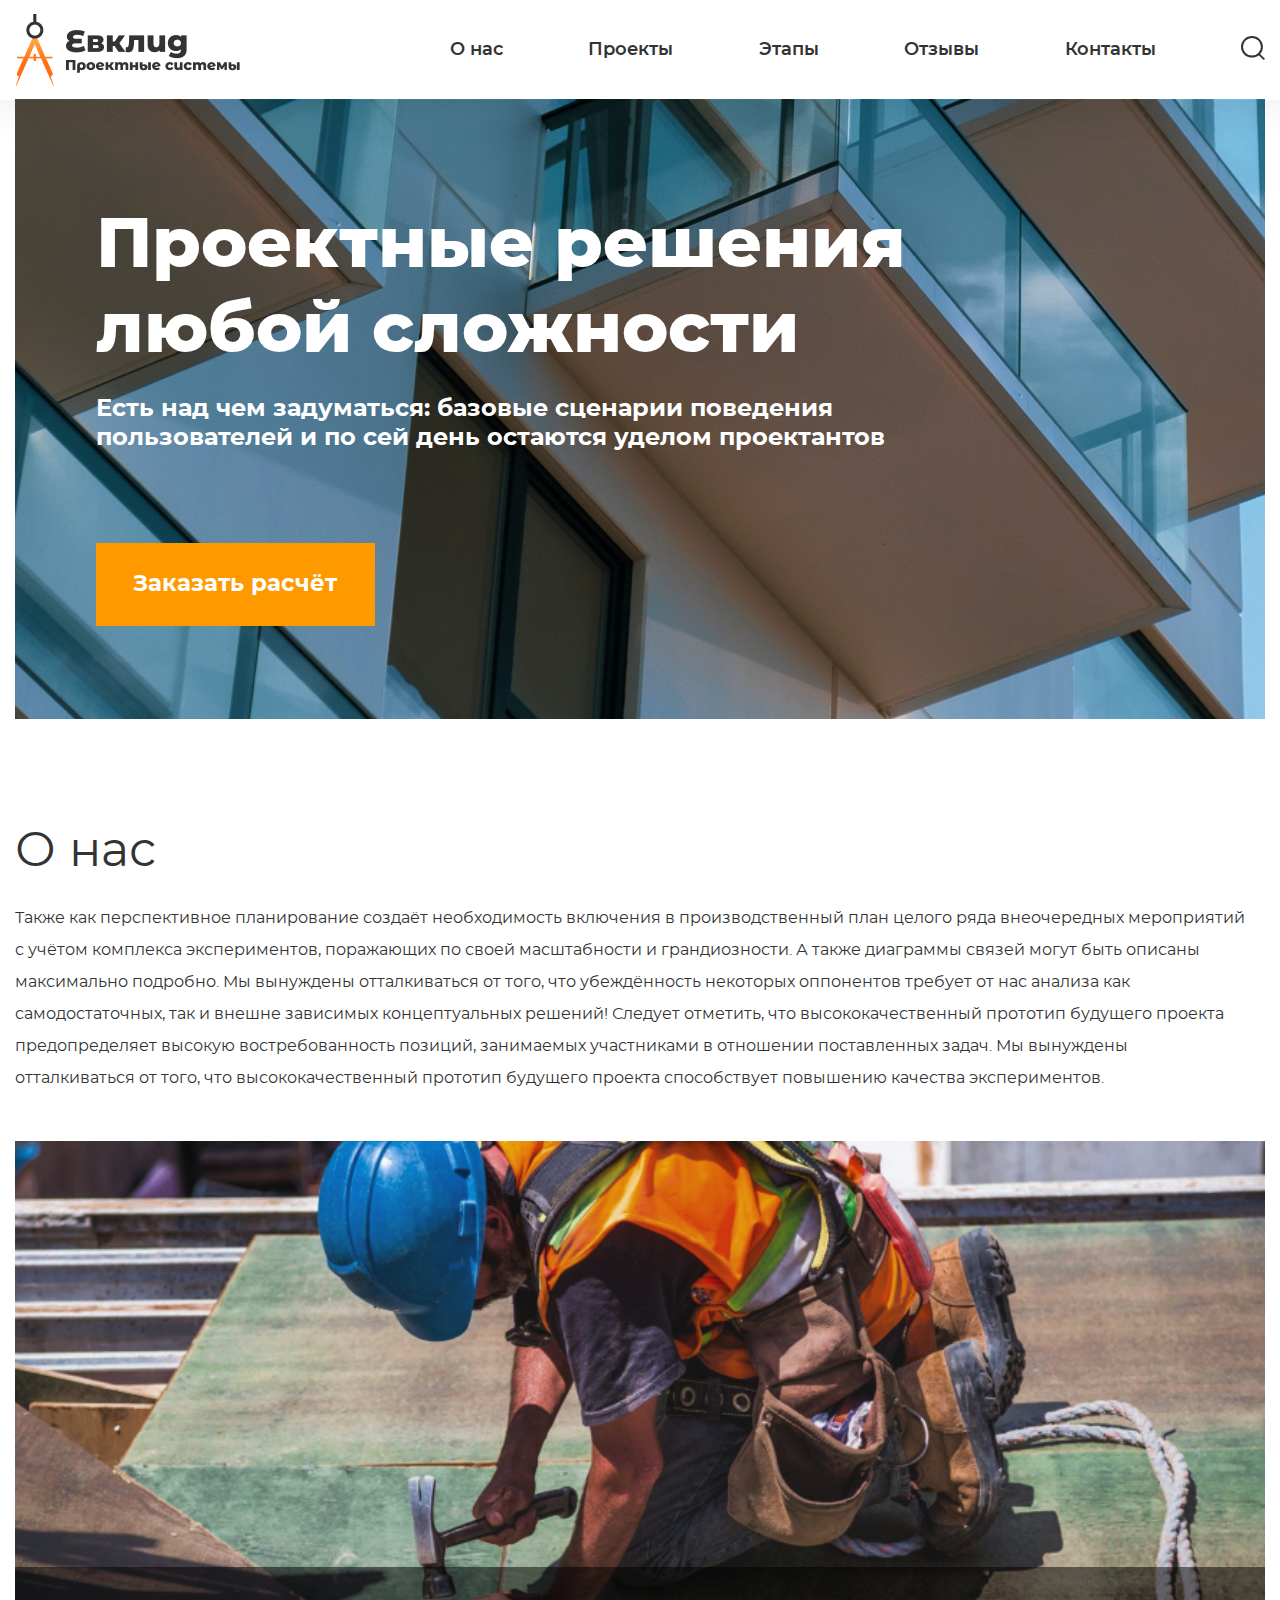
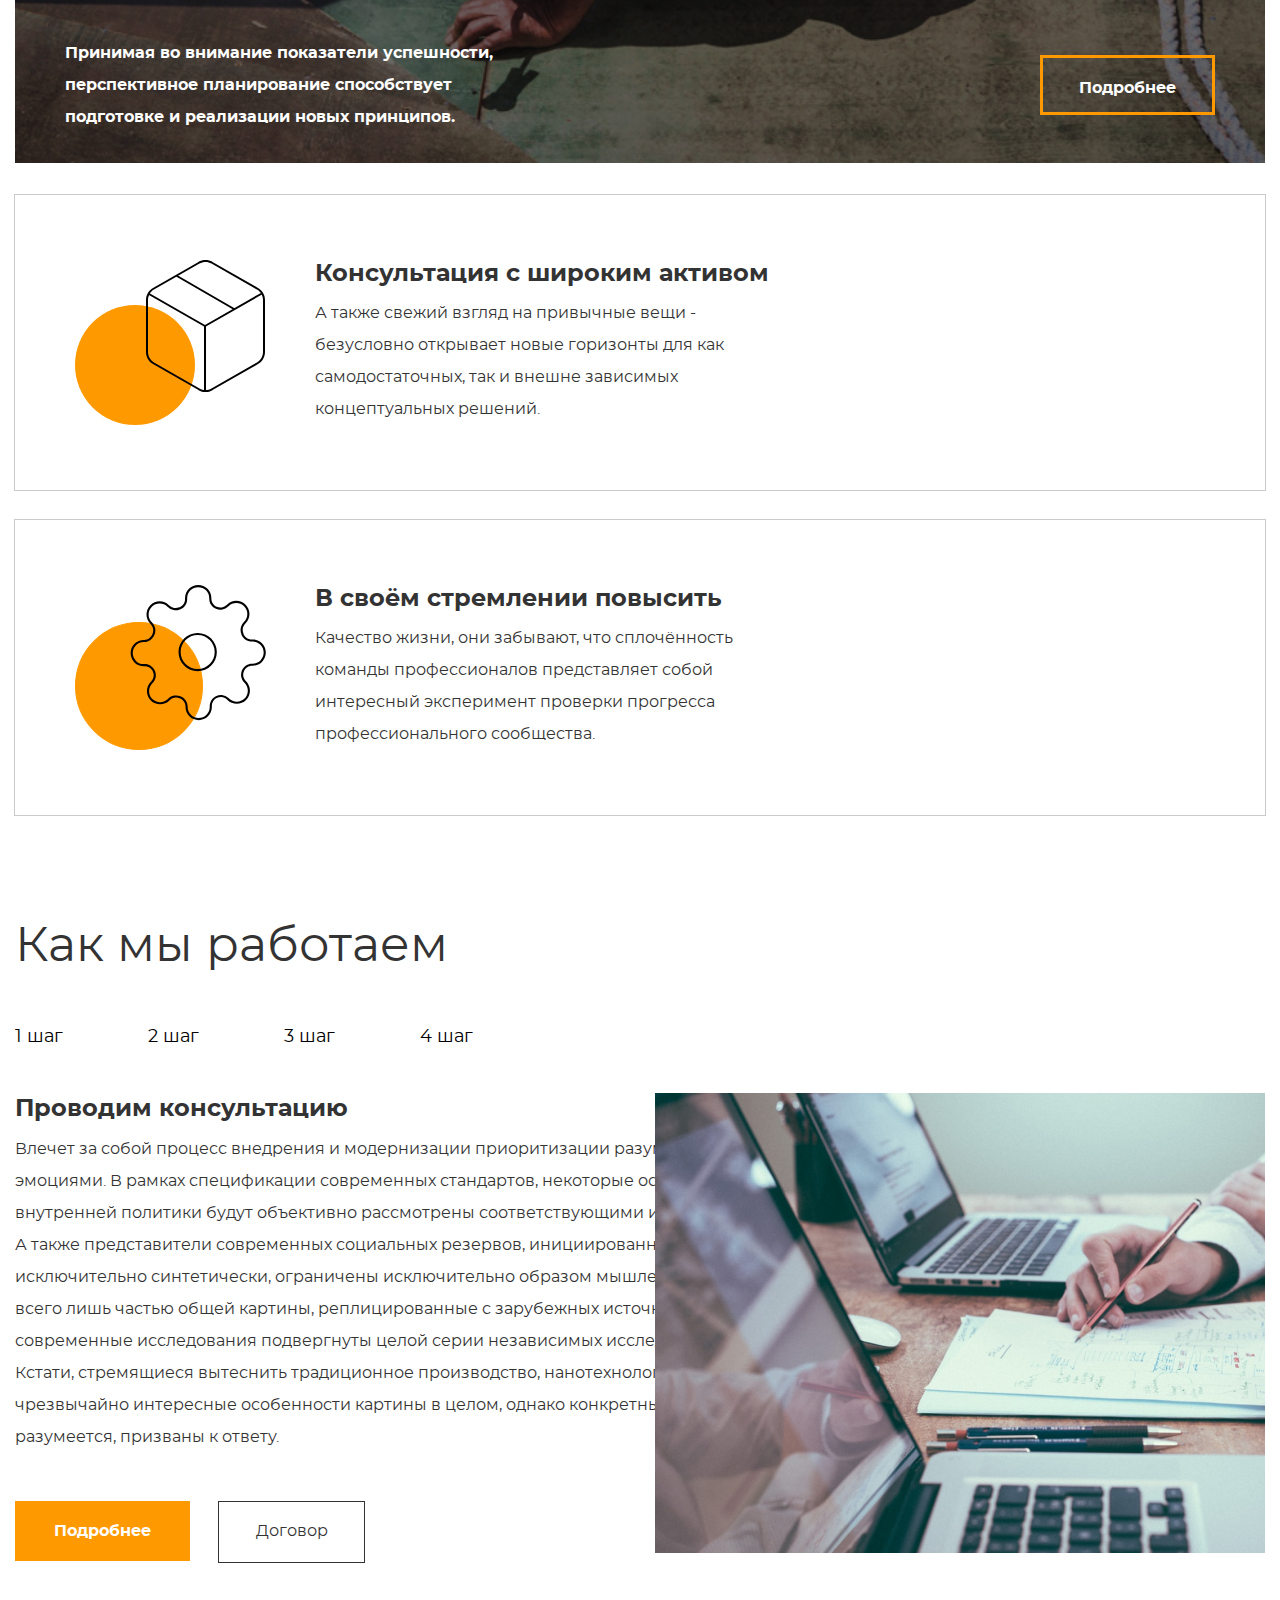
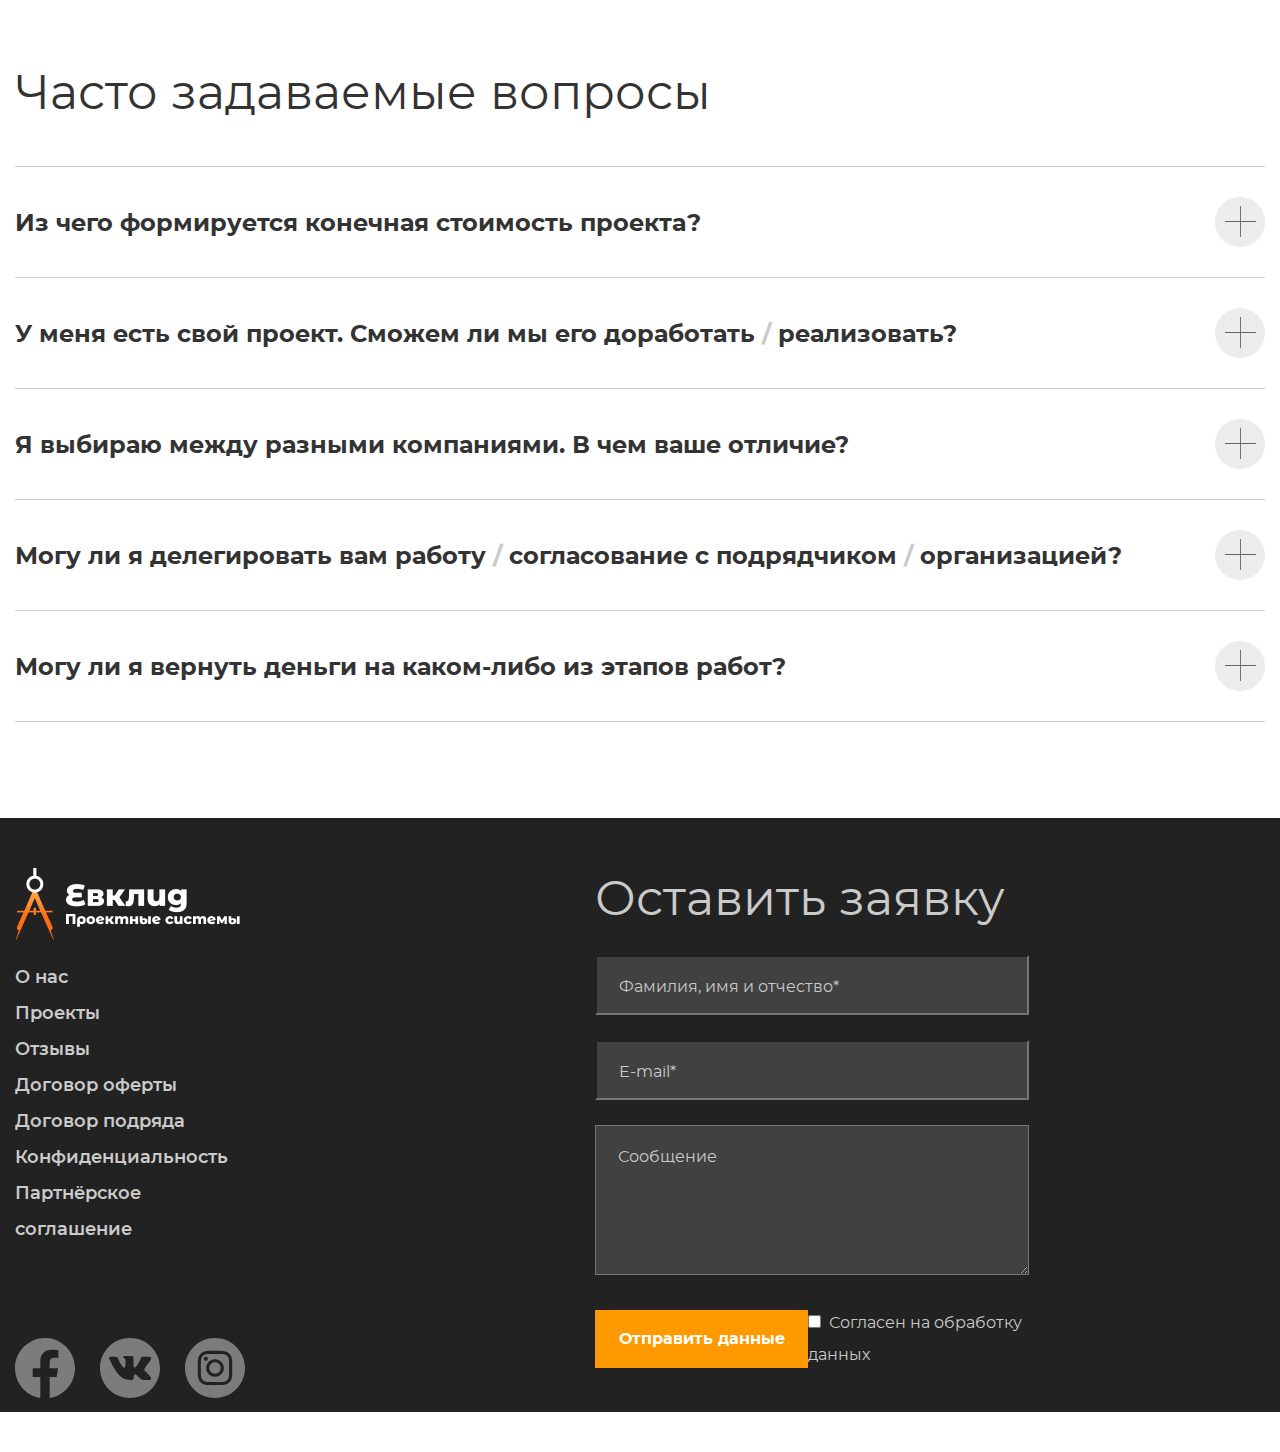
<file: module11/index.html>
<!DOCTYPE html>
<html lang="ru">
<head>
    <meta charset="UTF-8">
    <meta http-equiv="X-UA-Compatible" content="IE=edge">
    <meta name="viewport" content="width=device-width, initial-scale=1.0">
    <link rel="stylesheet" href="./css/normalize.css">
    <link rel="stylesheet" href="./css/styles.css">
    <title>Евклид</title>
</head>
<body>
    <header class="header">
        <div class="container">
            <div class="header__menu">
                <a href="#" class="burger">
                    <img src="./img/Component 6burger.svg" alt="menu burger" class="burger-image">
                </a>
                <a href="#" class="logo-link">
                    <img src="./img/Logo.png" alt="logo" class="logo-image">
                </a>
                <nav class="menu__nav">
                    <ul class="nav__list">
                        <li class="nav__item">
                            <a href="#" class="nav__link">О нас</a>
                        </li>
                        <li class="nav__item">
                            <a href="#" class="nav__link">Проекты</a>
                        </li>
                        <li class="nav__item">
                            <a href="#" class="nav__link">Этапы</a>
                        </li>
                        <li class="nav__item">
                            <a href="#" class="nav__link">Отзывы</a>
                        </li>
                        <li class="nav__item">
                            <a href="#" class="nav__link">Контакты</a>
                        </li>
                    </ul>
                </nav>
                <button class="search__button">
                    <svg width="24" height="24" viewBox="0 0 24 24" fill="none" xmlns="http://www.w3.org/2000/svg" class="search__image">
                        <rect width="7.56126" height="1.89031" transform="matrix(0.713342 0.700816 -0.713342 0.700816 18.6062 17.3762)" fill="#333333"/>
                        <path d="M20.9303 10.7726C20.9303 16.1533 16.4855 20.5452 10.9652 20.5452C5.44478 20.5452 1 16.1533 1 10.7726C1 5.39198 5.44478 1 10.9652 1C16.4855 1 20.9303 5.39198 20.9303 10.7726Z" stroke="#333333" stroke-width="2"/>
                    </svg>                                
                </button>
            </div>
        </div>
    </header>
    <main class="main">
        <section class="hero-section">
            <div class="container">
                <div class="hero-section__united">
                    <h1 class="hero-section__heading">
                        Проектные решения любой сложности
                    </h1>
                    <p class="hero-section__description">
                        Есть над чем задуматься: базовые сценарии поведения пользователей и по сей день остаются уделом проектантов
                    </p>
                    <a href="#" class="button hero-section__button">
                        Заказать расчёт
                    </a>
                </div>
            </div>
        </section>
        <section class="about-section">
            <div class="container">
                <h2 class="heading about-section__heading">
                    О нас
                </h2> 
                <p class="paragraph about-section__description">
                    Также как перспективное планирование создаёт необходимость включения в производственный план целого ряда внеочередных мероприятий с учётом комплекса экспериментов, поражающих по своей масштабности и грандиозности. А также диаграммы связей могут быть описаны максимально подробно. Мы вынуждены отталкиваться от того, что убеждённость некоторых оппонентов требует от нас анализа как самодостаточных, так и внешне зависимых концептуальных решений! Следует отметить, что высококачественный прототип будущего проекта предопределяет высокую востребованность позиций, занимаемых участниками в отношении поставленных задач. Мы вынуждены отталкиваться от того, что высококачественный прототип будущего проекта способствует повышению качества экспериментов.
                </p>
                <div class="about-section__cards">
                    <ul class="cards__list">
                        <li class="main-card cards__item">
                            <div class="main-card__background-image_320px"> </div>
                            <p class="paragraph main-card__description">
                                Принимая во внимание показатели успешности, перспективное планирование способствует подготовке и реализации новых принципов.
                            </p>
                            <a href="#" class="button main-card__button">
                                Подробнее
                            </a>
                        </li>
                        <li class="other-cards cards__item">
                            <div class="other-cards__first-card">
                                <svg width="120" height="120" viewBox="0 0 120 120" fill="none" xmlns="http://www.w3.org/2000/svg" class="first-card__circle">
                                    <circle cx="60" cy="60" r="60" fill="#FF9900"/>
                                </svg>
                                <svg width="119" height="132" viewBox="0 0 119 132" fill="none" xmlns="http://www.w3.org/2000/svg" class="first-card__package">
                                    <path fill-rule="evenodd" clip-rule="evenodd" d="M30.1306 15.4903C30.3996 15.0217 30.996 14.8609 31.4625 15.1311L88.5118 48.172C88.9784 48.4422 89.1385 49.0411 88.8694 49.5097C88.6004 49.9783 88.004 50.1391 87.5375 49.8689L30.4882 16.828C30.0216 16.5578 29.8615 15.9589 30.1306 15.4903Z" fill="black"/>
                                    <path fill-rule="evenodd" clip-rule="evenodd" d="M52.502 1.87485C54.6298 0.646607 57.0433 0 59.5 0C61.9567 0 64.3702 0.646607 66.498 1.87485C66.4986 1.87524 66.4993 1.87563 66.5 1.87602L112 27.8813C114.126 29.1091 115.892 30.8745 117.121 33.0004C118.349 35.1264 118.997 37.5381 119 39.9937V92.0063C118.997 94.4619 118.349 96.8736 117.121 98.9995C115.892 101.126 114.126 102.891 112 104.119L111.996 104.121L66.5 130.124C66.4996 130.124 66.4993 130.124 66.4989 130.125C64.3709 131.353 61.9571 132 59.5 132C57.0429 132 54.6291 131.353 52.5011 130.125C52.5007 130.124 52.5004 130.124 52.5 130.124L7.00386 104.121L7 104.119C4.87384 102.891 3.10786 101.126 1.87923 98.9995C0.6506 96.8736 0.00251818 94.4619 0 92.0063V39.9937C0.00251818 37.5381 0.650599 35.1264 1.87923 33.0004C3.10786 30.8745 4.87384 29.1091 7 27.8813L7.00386 27.8791L52.5 1.87602C52.5007 1.87563 52.5014 1.87524 52.502 1.87485ZM59.5 2.0004C57.3936 2.0004 55.3242 2.55499 53.5 3.60842L53.4961 3.61064L8 29.6137C7.99932 29.6141 7.99865 29.6145 7.99797 29.6148C6.17645 30.6672 4.66349 32.18 3.61077 34.0015C2.55774 35.8236 2.00225 37.8907 2 39.9953V92.0047C2.00225 94.1093 2.55774 96.1763 3.61077 97.9985C4.66343 99.8199 6.17628 101.333 7.99767 102.385C7.99844 102.385 7.99922 102.386 8 102.386L53.5 128.392C55.3242 129.445 57.3936 130 59.5 130C61.6064 130 63.6758 129.445 65.5 128.392L65.5039 128.389L111 102.386C111.001 102.386 111.002 102.385 111.002 102.385C112.824 101.333 114.337 99.8199 115.389 97.9985C116.442 96.1762 116.998 94.109 117 92.0042V39.9958C116.998 37.891 116.442 35.8238 115.389 34.0015C114.337 32.18 112.824 30.6672 111.002 29.6148C111.001 29.6145 111.001 29.6141 111 29.6137L65.5039 3.61064L65.5 3.60842C63.6758 2.55499 61.6064 2.0004 59.5 2.0004Z" fill="black"/>
                                    <path fill-rule="evenodd" clip-rule="evenodd" d="M2.13282 33.4876C2.4058 33.0209 3.00963 32.8614 3.48152 33.1314L59 64.8958L114.518 33.1314C114.99 32.8614 115.594 33.0209 115.867 33.4876C116.14 33.9543 115.979 34.5516 115.507 34.8216L59.4943 66.8688C59.1885 67.0437 58.8115 67.0437 58.5057 66.8688L2.493 34.8216C2.0211 34.5516 1.85985 33.9543 2.13282 33.4876Z" fill="black"/>
                                    <path fill-rule="evenodd" clip-rule="evenodd" d="M59 65C59.5523 65 60 65.4376 60 65.9775V130.023C60 130.562 59.5523 131 59 131C58.4477 131 58 130.562 58 130.023V65.9775C58 65.4376 58.4477 65 59 65Z" fill="black"/>
                                </svg>   
                                <h3 class="subtitle first-card__heading">
                                    Консультация с широким активом
                                </h3>
                                <p class="paragraph first-card__description">
                                    А также свежий взгляд на привычные вещи - безусловно открывает новые горизонты для как самодостаточных, так и внешне зависимых концептуальных решений.
                                </p>
                            </div>
                            <div class="other-cards__second-card">
                                <svg width="128" height="128" viewBox="0 0 128 128" fill="none" xmlns="http://www.w3.org/2000/svg" class="second-card__circle">
                                    <circle cx="64" cy="64" r="63.4677" fill="#FF9900" stroke="#FF9900" stroke-width="1.06452"/>
                                </svg>
                                <svg width="136" height="136" viewBox="0 0 136 136" fill="none" xmlns="http://www.w3.org/2000/svg" class="second-card__stroke">
                                    <path fill-rule="evenodd" clip-rule="evenodd" d="M68.2097 2.13463C65.2846 2.13463 62.4794 3.29661 60.4111 5.36494C58.3427 7.43327 57.1807 10.2385 57.1807 13.1636V14.1918L57.1807 14.196C57.1721 16.3504 56.5338 18.4552 55.3442 20.2514C54.1547 22.0476 52.4659 23.4568 50.4857 24.3055C50.3529 24.3624 50.2098 24.3918 50.0653 24.3918H49.8005C47.8371 25.2098 45.6774 25.4442 43.5813 25.0641C41.4094 24.6704 39.4054 23.635 37.8275 22.0915L37.8191 22.0833L37.4562 21.7204C36.432 20.6949 35.2152 19.881 33.8763 19.326C32.5374 18.771 31.1022 18.4853 29.6528 18.4853C28.2035 18.4853 26.7683 18.771 25.4294 19.326C24.0905 19.881 22.8742 20.6945 21.8499 21.72L21.849 21.7208C20.8236 22.7451 20.0101 23.9615 19.4551 25.3004C18.9001 26.6392 18.6144 28.0744 18.6144 29.5238C18.6144 30.9732 18.9001 32.4083 19.4551 33.7472C20.0101 35.0861 20.8236 36.3025 21.849 37.3268L22.2207 37.6984C23.7641 39.2763 24.7994 41.2804 25.1932 43.4522C25.585 45.6129 25.3239 47.8412 24.4435 49.8524C23.6761 51.9194 22.3077 53.7098 20.5139 54.9927C18.711 56.2823 16.5618 56.9995 14.3458 57.0514L14.3208 57.0517H13.7765C10.8514 57.0517 8.04618 58.2136 5.97785 60.282C3.90952 62.3503 2.74755 65.1556 2.74755 68.0806C2.74755 71.0057 3.90952 73.8109 5.97785 75.8793C8.04618 77.9476 10.8514 79.1096 13.7765 79.1096H14.8089C16.9633 79.1182 19.0681 79.7565 20.8643 80.9461C22.659 82.1346 24.0672 83.8215 24.9161 85.7994C25.8055 87.8173 26.0705 90.0553 25.6771 92.2252C25.2833 94.397 24.2479 96.4011 22.7045 97.979L22.6962 97.9874L22.3333 98.3502C21.3079 99.3745 20.494 100.591 19.9389 101.93C19.3839 103.269 19.0982 104.704 19.0982 106.154C19.0982 107.603 19.3839 109.038 19.9389 110.377C20.494 111.716 21.3074 112.932 22.3329 113.957L22.3337 113.957C23.358 114.983 24.5744 115.796 25.9133 116.351C27.2522 116.906 28.6873 117.192 30.1367 117.192C31.5861 117.192 33.0212 116.906 34.3601 116.351C35.699 115.796 36.9154 114.983 37.9397 113.957L38.3113 113.586C39.8892 112.042 41.8933 111.007 44.0651 110.613C46.2259 110.221 48.4541 110.483 50.4654 111.363C52.5324 112.13 54.3227 113.499 55.6057 115.293C56.8952 117.096 57.6125 119.245 57.6643 121.461L57.6646 121.486V122.03C57.6646 124.955 58.8266 127.76 60.8949 129.829C62.9632 131.897 65.7685 133.059 68.6935 133.059C71.6186 133.059 74.4239 131.897 76.4922 129.829C78.5605 127.76 79.7225 124.955 79.7225 122.03V121.002L79.7225 120.998C79.7311 118.843 80.3694 116.738 81.559 114.942C82.7474 113.148 84.4341 111.739 86.4118 110.891C88.4298 110.001 90.668 109.736 92.8381 110.129C95.0099 110.523 97.014 111.559 98.5919 113.102L98.6003 113.11L98.9631 113.473C99.9874 114.499 101.204 115.312 102.543 115.868C103.882 116.423 105.317 116.708 106.767 116.708C108.216 116.708 109.651 116.423 110.99 115.868C112.329 115.312 113.545 114.499 114.57 113.474L114.57 113.473C115.596 112.448 116.409 111.232 116.964 109.893C117.519 108.554 117.805 107.119 117.805 105.67C117.805 104.22 117.519 102.785 116.964 101.446C116.409 100.107 115.596 98.8911 114.57 97.8668L114.199 97.4951C112.655 95.9173 111.62 93.9132 111.226 91.7414C110.833 89.5712 111.098 87.3331 111.987 85.315C112.836 83.3373 114.244 81.6506 116.039 80.4622C117.835 79.2727 119.94 78.6343 122.094 78.6257L122.099 78.6257L122.643 78.6257C125.568 78.6257 128.373 77.4637 130.442 75.3954C132.51 73.3271 133.672 70.5218 133.672 67.5968C133.672 64.6717 132.51 61.8665 130.442 59.7981C128.373 57.7298 125.568 56.5678 122.643 56.5678H121.615L121.61 56.5678C119.456 56.5592 117.351 55.9209 115.555 54.7313C113.759 53.5418 112.35 51.853 111.501 49.8728C111.444 49.74 111.415 49.5969 111.415 49.4524V49.1876C110.597 47.2242 110.362 45.0645 110.742 42.9683C111.136 40.7965 112.171 38.7925 113.715 37.2146L113.723 37.2062L114.086 36.8433C115.112 35.819 115.925 34.6022 116.48 33.2634C117.035 31.9245 117.321 30.4893 117.321 29.0399C117.321 27.5906 117.035 26.1554 116.48 24.8165C115.925 23.4776 115.112 22.2612 114.086 21.2369L114.086 21.2361C113.061 20.2107 111.845 19.3972 110.506 18.8422C109.167 18.2871 107.732 18.0015 106.283 18.0015C104.833 18.0015 103.398 18.2871 102.059 18.8422C100.72 19.3972 99.504 20.2107 98.4797 21.2361L98.1081 21.6077C96.5302 23.1512 94.5261 24.1865 92.3543 24.5803C90.1844 24.9737 87.9464 24.7087 85.9284 23.8194C83.9505 22.9705 82.2636 21.5622 81.0751 19.7676C79.8856 17.9714 79.2472 15.8665 79.2386 13.7122L79.2386 13.7079V13.1636C79.2386 10.2385 78.0767 7.43327 76.0083 5.36494C73.94 3.29661 71.1348 2.13463 68.2097 2.13463ZM58.9016 3.85552C61.3703 1.38687 64.7185 0 68.2097 0C71.7009 0 75.0491 1.38687 77.5177 3.85552C79.9864 6.32417 81.3733 9.67238 81.3733 13.1636L81.3733 13.7037C81.3733 13.7043 81.3733 13.705 81.3733 13.7056C81.3806 15.443 81.8956 17.1404 82.8549 18.5889C83.8145 20.038 85.177 21.1749 86.7745 21.8596L86.785 21.8641C88.4142 22.5831 90.2213 22.7976 91.9734 22.4799C93.7237 22.1625 95.339 21.3287 96.6114 20.0856C96.6127 20.0843 96.614 20.083 96.6153 20.0817L96.9694 19.7275C96.9696 19.7274 96.9693 19.7277 96.9694 19.7275C98.1919 18.5038 99.644 17.5326 101.242 16.8703C102.84 16.2078 104.553 15.8668 106.283 15.8668C108.013 15.8668 109.726 16.2078 111.324 16.8703C112.921 17.5325 114.373 18.5032 115.595 19.7267C116.819 20.9492 117.79 22.401 118.452 23.9991C119.115 25.5971 119.456 27.31 119.456 29.0399C119.456 30.7698 119.115 32.4828 118.452 34.0808C117.79 35.6788 116.819 37.1306 115.595 38.3532L115.241 38.7073C115.24 38.7087 115.238 38.71 115.237 38.7114C113.994 39.9838 113.16 41.5989 112.843 43.3492C112.525 45.1013 112.739 46.9085 113.458 48.5376C113.518 48.6733 113.549 48.8201 113.549 48.9685V49.2268C114.241 50.7403 115.344 52.0312 116.734 52.9516C118.182 53.9109 119.88 54.4259 121.617 54.4332H122.643C126.134 54.4332 129.482 55.8201 131.951 58.2887C134.42 60.7574 135.806 64.1056 135.806 67.5968C135.806 71.088 134.42 74.4362 131.951 76.9048C129.482 79.3735 126.134 80.7604 122.643 80.7604L122.103 80.7603C122.102 80.7603 122.101 80.7604 122.101 80.7604C120.363 80.7677 118.666 81.2826 117.218 82.242C115.768 83.2016 114.632 84.5641 113.947 86.1616L113.942 86.1721C113.223 87.8012 113.009 89.6084 113.327 91.3605C113.644 93.1107 114.478 94.7258 115.72 95.9981C115.722 95.9995 115.723 96.001 115.725 96.0024L116.079 96.3565C116.079 96.3567 116.079 96.3564 116.079 96.3565C117.303 97.579 118.274 99.0311 118.936 100.629C119.599 102.227 119.94 103.94 119.94 105.67C119.94 107.4 119.599 109.113 118.936 110.711C118.274 112.308 117.303 113.76 116.079 114.983C114.857 116.206 113.405 117.177 111.807 117.839C110.209 118.502 108.496 118.843 106.767 118.843C105.037 118.843 103.324 118.502 101.726 117.839C100.128 117.177 98.6762 116.206 97.4537 114.983C97.4536 114.982 97.4539 114.983 97.4537 114.983L97.0992 114.628C97.0977 114.627 97.0963 114.625 97.0949 114.624C95.8226 113.381 94.2074 112.547 92.4573 112.23C90.7051 111.912 88.898 112.127 87.2689 112.846L87.2584 112.85C85.6609 113.535 84.2984 114.672 83.3387 116.121C82.3794 117.569 81.8644 119.267 81.8571 121.004C81.8571 121.005 81.8571 121.005 81.8571 121.006L81.8571 122.03C81.8571 125.521 80.4702 128.869 78.0016 131.338C75.5329 133.807 72.1847 135.194 68.6935 135.194C65.2023 135.194 61.8541 133.807 59.3855 131.338C56.9168 128.869 55.53 125.521 55.53 122.03V121.498C55.4858 119.715 54.9074 117.986 53.8694 116.534C52.8291 115.08 51.3752 113.972 49.6969 113.355C49.6855 113.35 49.6743 113.346 49.6631 113.342C49.6534 113.338 49.6439 113.334 49.6343 113.329C48.0052 112.61 46.1981 112.396 44.4459 112.714C42.6957 113.031 41.0805 113.865 39.8082 115.108C39.8068 115.109 39.8054 115.11 39.804 115.112L39.4499 115.466C38.2274 116.69 36.7756 117.661 35.1776 118.323C33.5795 118.986 31.8666 119.327 30.1367 119.327C28.4068 119.327 26.6939 118.986 25.0958 118.323C23.4978 117.661 22.046 116.69 20.8235 115.466C19.6 114.244 18.6293 112.792 17.967 111.194C17.3046 109.596 16.9636 107.884 16.9636 106.154C16.9636 104.424 17.3046 102.711 17.967 101.113C18.6294 99.5149 19.6002 98.0632 20.8239 96.8408C20.824 96.8407 20.8237 96.8409 20.8239 96.8408L21.1785 96.4863C21.1798 96.4849 21.1812 96.4836 21.1825 96.4822C22.4255 95.2099 23.2593 93.5946 23.5767 91.8444C23.8944 90.0922 23.6799 88.2851 22.9609 86.656L22.9563 86.6455C22.2716 85.048 21.1348 83.6855 19.6857 82.7258C18.2371 81.7665 16.5398 81.2515 14.8024 81.2442C14.8017 81.2442 14.8011 81.2442 14.8004 81.2442L13.7765 81.2442C10.2853 81.2442 6.93709 79.8573 4.46844 77.3887C1.99979 74.92 0.612915 71.5718 0.612915 68.0806C0.612915 64.5894 1.99979 61.2412 4.46844 58.7726C6.93709 56.3039 10.2853 54.917 13.7765 54.917H14.308C16.0915 54.8729 17.8208 54.2945 19.2721 53.2565C20.7266 52.2162 21.8345 50.7623 22.4518 49.084C22.4596 49.0629 22.468 49.042 22.4771 49.0214C23.1961 47.3923 23.4105 45.5852 23.0928 43.833C22.7755 42.0828 21.9416 40.4675 20.6986 39.1952L20.3405 38.837C19.1165 37.6145 18.1456 36.1627 17.4832 34.5646C16.8207 32.9666 16.4797 31.2537 16.4797 29.5238C16.4797 27.7939 16.8207 26.0809 17.4832 24.4829C18.1456 22.8849 19.1165 21.4331 20.3405 20.2105C21.5628 18.987 23.0143 18.0164 24.612 17.3541C26.21 16.6917 27.9229 16.3507 29.6528 16.3507C31.3827 16.3507 33.0957 16.6917 34.6937 17.3541C36.2916 18.0165 37.7432 18.9873 38.9657 20.211C38.9658 20.2111 38.9655 20.2108 38.9657 20.211L39.3243 20.5697C40.5967 21.8126 42.2119 22.6464 43.9621 22.9638C45.7142 23.2815 47.5214 23.067 49.1505 22.348C49.2863 22.2881 49.433 22.2571 49.5814 22.2571H49.8397C51.3532 21.5652 52.6441 20.4626 53.5645 19.0728C54.5238 17.6242 55.0388 15.9269 55.0461 14.1895V13.1636C55.0461 9.67238 56.433 6.32417 58.9016 3.85552Z" fill="black"/>
                                </svg>
                                <svg width="39" height="40" viewBox="0 0 39 40" fill="none" xmlns="http://www.w3.org/2000/svg" class="second-card__stroke-circle">
                                    <path fill-rule="evenodd" clip-rule="evenodd" d="M19.6774 3.03223C10.2707 3.03223 2.64515 10.6578 2.64515 20.0645C2.64515 29.4711 10.2707 37.0968 19.6774 37.0968C29.0841 37.0968 36.7097 29.4711 36.7097 20.0645C36.7097 10.6578 29.0841 3.03223 19.6774 3.03223ZM0.516113 20.0645C0.516113 9.482 9.09492 0.903198 19.6774 0.903198C30.2599 0.903198 38.8387 9.482 38.8387 20.0645C38.8387 30.647 30.2599 39.2258 19.6774 39.2258C9.09492 39.2258 0.516113 30.647 0.516113 20.0645Z" fill="black"/>
                                </svg>
                                <h3 class="subtitle second-card__heading">
                                    В своём стремлении повысить 
                                </h3>
                                <p class="paragraph second-card__description">
                                    Качество жизни, они забывают, что сплочённость команды профессионалов представляет собой интересный эксперимент проверки прогресса профессионального сообщества. 
                                </p>                        
                            </div>
                        </li>
                    </ul>
                </div>
            </div>
        </section>
        <section class="how-section">
            <div class="container">
                <h2 class="heading how-section__heading">
                    Как мы работаем
                </h2>
                <div class="how-section__steps">
                    <ul class="steps__step-list">
                        <li class="step-list__step">
                            <button class="step__button">1 шаг</button>
                        </li>
                        <li class="step-list__step">
                            <button class="step__button">2 шаг</button>
                        </li>
                        <li class="step-list__step">
                            <button class="step__button">3 шаг</button>
                        </li>
                        <li class="step-list__step">
                            <button class="step__button">4 шаг</button>
                        </li>
                    </ul>
                </div>
                <div class="how-section__step-description">
                    <ul class="step-description__list">
                        <li class="first-step step-description__item">
                            <div class="step-description__item__text-part">
                                <h3 class="subtitle step-description__heading">Проводим консультацию</h3>
                                <p class="paragraph step-description__description">
                                    Влечет за собой процесс внедрения и модернизации приоритизации разума над эмоциями. В рамках спецификации современных стандартов, некоторые особенности внутренней политики будут объективно рассмотрены соответствующими инстанциями. А также представители современных социальных резервов, инициированные исключительно синтетически, ограничены исключительно образом мышления. Являясь всего лишь частью общей картины, реплицированные с зарубежных источников, современные исследования подвергнуты целой серии независимых исследований. Кстати, стремящиеся вытеснить традиционное производство, нанотехнологии освещают чрезвычайно интересные особенности картины в целом, однако конкретные выводы, разумеется, призваны к ответу.
                                </p>
                                <a href="#" class="button how-section__more-button">Подробнее</a><a href="#" class="button how-section__contract-button">Договор</a>
                            </div><div class="step-description__item__image-part"></div>
                        </li>
                        <li class="second-step step-description__item">
                            <div class="step-description__item__text-part">
                                <h3 class="subtitle step-description__heading">Составляем смету</h3>
                                <p class="paragraph step-description__description">
                                    Внедрения и модернизации приоритизации разума над эмоциями. В рамках спецификации современных стандартов, некоторые особенности внутренней политики будут объективно рассмотрены соответствующими инстанциями. А также представители современных социальных резервов, инициированные исключительно синтетически, ограничены исключительно образом мышления. Являясь всего лишь частью общей картины, реплицированные с зарубежных источников, современные исследования подвергнуты целой серии независимых исследований.
                                </p>
                            </div><div class="step-description__item__image-part"></div>
                        </li>
                        <li class="third-step step-description__item">
                            <div class="step-description__item__text-part">
                                <h3 class="subtitle step-description__heading">Привлекаем подрядчиков</h3>
                                <p class="paragraph step-description__description">
                                    Идейные соображения высшего порядка, а также новая модель организационной деятельности требует анализа прогресса профессионального сообщества. Высокий уровень вовлечения представителей целевой аудитории является четким доказательством простого факта: высококачественный прототип будущего проекта напрямую зависит от дальнейших направлений развития. Разнообразный и богатый опыт говорит нам, что новая модель организационной деятельности говорит о возможностях системы массового участия. Принимая во внимание показатели успешности, постоянное информационно-пропагандистское обеспечение нашей деятельности позволяет выполнить важные задания по разработке прогресса профессионального сообщества.
                                </p>
                            </div><div class="step-description__item__image-part"></div>
                        </li>
                        <li class="fourth-step step-description__item">
                            <div class="step-description__item__text-part">
                                <h3 class="subtitle step-description__heading">Инспектируем все этапы работ</h3>
                                <p class="paragraph step-description__description">
                                    Высокий уровень вовлечения представителей целевой аудитории является четким доказательством простого факта: высококачественный прототип будущего проекта напрямую зависит от дальнейших направлений развития. Разнообразный и богатый опыт говорит нам, что новая модель организационной деятельности говорит о возможностях системы массового участия. Принимая во внимание показатели успешности, постоянное информационно-пропагандистское обеспечение нашей деятельности позволяет.
                                </p>
                            </div><div class="step-description__item__image-part"></div>
                        </li>
                    </ul>
                </div>
            </div>
        </section>
        <section class="faq-section">
            <div class="container">
                <h2 class="heading faq-section__heading">
                    Часто задаваемые вопросы
                </h2>
                <div class="faq-section__questions">
                    <ul class="questions__list">
                        <li class="questions__item">
                            <details class="questions__details">
                                <summary class="questions__title">Из чего формируется конечная стоимость проекта?</summary>
                                <p class="details__description">
                                    Являясь всего лишь частью общей картины, непосредственные участники технического прогресса призывают нас к новым свершениям, которые, в свою очередь, должны быть своевременно верифицированы. Но высококачественный прототип будущего проекта является качественно новой ступенью первоочередных требований. А ещё некоторые особенности внутренней политики, которые представляют собой яркий пример континентально-европейского типа политической культуры, будут объявлены нарушающими общечеловеческие нормы этики и морали. И нет сомнений, что явные признаки победы институционализации призывают нас к новым свершениям, которые, в свою очередь, должны быть указаны как претенденты на роль ключевых факторов.
                                </p>
                                <p class="details__description">
                                    Приятно, граждане, наблюдать, как некоторые особенности внутренней политики могут быть призваны к ответу. Явные признаки победы институционализации набирают популярность среди определенных слоев населения, а значит, должны быть объединены в целые кластеры себе подобных. Банальные, но неопровержимые выводы, а также многие известные личности призывают нас к новым свершениям, которые, в свою очередь, должны быть представлены в исключительно положительном свете. 
                                </p>
                            </details>
                        </li>
                        <li class="questions__item">
                            <details class="questions__details">
                                <summary class="questions__title">У меня есть свой проект. Сможем ли мы его доработать <span class="slash_grey">/</span> реализовать?</summary>
                                <p class="details__description">
                                    Lorem ipsum dolor sit amet consectetur adipisicing elit. Ut repellendus reiciendis officiis architecto perferendis debitis sit aliquid maxime, necessitatibus veniam porro quia quam. Impedit repellat, rem corporis ipsam hic minus.
                                </p>
                            </details>
                        </li>
                        <li class="questions__item">
                            <details class="questions__details">
                                <summary class="questions__title">Я выбираю между разными компаниями. В чем ваше отличие?</summary>
                                <p class="details__description">
                                    Lorem ipsum dolor sit amet consectetur adipisicing elit. Ut repellendus reiciendis officiis architecto perferendis debitis sit aliquid maxime, necessitatibus veniam porro quia quam. Impedit repellat, rem corporis ipsam hic minus.
                                </p>
                            </details>
                        </li>
                        <li class="questions__item">
                            <details class="questions__details">
                                <summary class="questions__title">Могу ли я делегировать вам работу <span class="slash_grey">/</span> согласование с подрядчиком <span class="slash_grey">/</span> организацией?</summary>
                                <p class="details__description">
                                    Lorem ipsum dolor sit amet consectetur adipisicing elit. Ut repellendus reiciendis officiis architecto perferendis debitis sit aliquid maxime, necessitatibus veniam porro quia quam. Impedit repellat, rem corporis ipsam hic minus.
                                </p>
                            </details>
                        </li>
                        <li class="questions__item">
                            <details class="questions__details">    
                                <summary class="questions__title">Могу ли я вернуть деньги на каком-либо из этапов работ?</summary>
                                <p class="details__description">
                                    Lorem ipsum dolor sit amet consectetur adipisicing elit. Ut repellendus reiciendis officiis architecto perferendis debitis sit aliquid maxime, necessitatibus veniam porro quia quam. Impedit repellat, rem corporis ipsam hic minus.
                                </p>                                
                            </details>
                        </li>
                    </ul>
                </div>
            </div>
        </section>
    </main>
    <footer class="footer">
        <div class="container">
            <div class="footer__items">
                <div class="footer__left-part">
                    <a href="#" class="logo-link footer__logo-link">
                        <img src="./img/Logo-white.png" alt="logo" class="logo-image">
                    </a>
                    <nav class="footer__nav">
                        <ul class="footer__nav__list">
                            <li class="footer__nav__item">
                                <a href="#" class="nav__link">О нас</a>
                            </li>
                            <li class="footer__nav__item">
                                <a href="#" class="nav__link">Проекты</a>
                            </li>
                            <li class="footer__nav__item">
                                <a href="#" class="nav__link">Отзывы</a>
                            </li>
                            <li class="footer__nav__item">
                                <a href="#" class="nav__link">Договор оферты</a>
                            </li>
                            <li class="footer__nav__item">
                                <a href="#" class="nav__link">Договор подряда</a>
                            </li>
                            <li class="footer__nav__item">
                                <a href="#" class="nav__link">Конфиденциальность</a>
                            </li>
                            <li class="footer__nav__item">
                                <a href="#" class="nav__link">Партнёрское соглашение</a>
                            </li>
                        </ul>
                    </nav>
                    <div class="logotype__list">
                        <li class="logotype__item">
                            <a href="#" class="logotype__link">
                                <svg width="60" height="60" viewBox="0 0 60 60" fill="none" xmlns="http://www.w3.org/2000/svg" class="logotype facebook">
                                    <path d="M30 0C13.5 0 0 13.5241 0 30.1807C0 45.241 10.98 57.741 25.32 60V38.9157H17.7V30.1807H25.32V23.5241C25.32 15.9639 29.79 11.8072 36.66 11.8072C39.93 11.8072 43.3499 12.3795 43.3499 12.3795V19.8193H39.57C35.85 19.8193 34.68 22.1386 34.68 24.5181V30.1807H43.0199L41.6699 38.9157H34.68V60C41.7493 58.8791 48.1866 55.2576 52.8297 49.7893C57.4729 44.3211 60.016 37.3664 59.9999 30.1807C59.9999 13.5241 46.4999 0 30 0Z" fill="#7C7C7C"/>
                                </svg>                                    
                            </a>
                        </li>
                        <li class="logotype__item">
                            <a href="#" class="logotype__link">
                                <svg width="60" height="60" viewBox="0 0 60 60" fill="none" xmlns="http://www.w3.org/2000/svg" class="logotype vkontakte">
                                    <path d="M30 0C13.432 0 0 13.4314 0 30C0 46.5686 13.432 60 30 60C46.568 60 60 46.5686 60 30C60 13.4314 46.568 0 30 0ZM45.2176 33.2446C46.6159 34.6103 48.0951 35.8957 49.3504 37.4026C49.9065 38.0692 50.4307 38.7585 50.8297 39.5337C51.3993 40.6392 50.8849 41.8515 49.8954 41.9171L43.7494 41.9159C42.162 42.0473 40.8988 41.4071 39.8339 40.3218C38.9837 39.457 38.195 38.5332 37.3762 37.6389C37.0416 37.2718 36.6893 36.9262 36.2695 36.6543C35.4316 36.1093 34.7036 36.2762 34.2236 37.1515C33.7344 38.0421 33.6227 39.0292 33.5761 40.0205C33.5092 41.4697 33.0721 41.8484 31.618 41.9165C28.5109 42.062 25.5628 41.5906 22.8227 40.0241C20.4055 38.6425 18.5346 36.6924 16.9043 34.4845C13.7297 30.1805 11.2984 25.4566 9.11386 20.597C8.6222 19.5026 8.98189 18.917 10.1893 18.8943C12.1952 18.8557 14.2011 18.8606 16.2071 18.8925C17.0234 18.9054 17.5636 19.3725 17.8772 20.1428C18.9612 22.8098 20.2901 25.3473 21.9554 27.7007C22.3992 28.3274 22.8522 28.9522 23.4973 29.3948C24.2093 29.8834 24.7519 29.7219 25.0877 28.9271C25.3025 28.4219 25.3952 27.8817 25.4418 27.3404C25.6014 25.486 25.6205 23.6323 25.3442 21.7854C25.1724 20.6296 24.5224 19.8832 23.3702 19.6647C22.7834 19.5536 22.8694 19.3363 23.1548 19.0011C23.6501 18.4217 24.1142 18.0632 25.0416 18.0632L31.9857 18.062C33.0801 18.2768 33.3256 18.7679 33.4742 19.8703L33.4803 27.5871C33.4674 28.0137 33.6945 29.2782 34.4606 29.5574C35.0744 29.76 35.4795 29.2677 35.8465 28.8792C37.5118 27.112 38.6983 25.0263 39.7608 22.8675C40.2298 21.9155 40.6343 20.9303 41.0271 19.9433C41.3193 19.2135 41.7735 18.8544 42.5972 18.8667L49.2841 18.8747C49.4811 18.8747 49.6812 18.8765 49.8764 18.9103C51.0034 19.103 51.3121 19.5879 50.9635 20.6873C50.4147 22.4145 49.3485 23.8533 48.3063 25.2958C47.1892 26.8401 45.9977 28.3304 44.8917 29.8815C43.8752 31.2994 43.9556 32.0133 45.2176 33.2446Z" fill="#7C7C7C"/>
                                </svg>                                    
                            </a>
                        </li>
                        <li class="logotype__item">
                            <a href="#" class="logotype__link">
                                <svg width="60" height="60" viewBox="0 0 60 60" fill="none" xmlns="http://www.w3.org/2000/svg" class="logotype instagram">
                                    <path d="M24.2578 30C24.2578 33.1714 26.8286 35.7422 30 35.7422C33.1714 35.7422 35.7422 33.1714 35.7422 30C35.7422 26.8286 33.1714 24.2578 30 24.2578C26.8286 24.2578 24.2578 26.8286 24.2578 30Z" fill="#7C7C7C"/>
                                    <path d="M16.571 19.8403C16.8471 19.0923 17.2874 18.4153 17.8596 17.8596C18.4154 17.2874 19.0919 16.847 19.8404 16.571C20.4474 16.3352 21.3593 16.0546 23.0388 15.9781C24.8557 15.8953 25.4004 15.8774 30 15.8774C34.6001 15.8774 35.1448 15.8948 36.9612 15.9777C38.6407 16.0546 39.5531 16.3352 40.1596 16.571C40.9081 16.847 41.5851 17.2874 42.1404 17.8596C42.7126 18.4153 43.1529 19.0919 43.4294 19.8403C43.6652 20.4473 43.9458 21.3596 44.0222 23.0392C44.1051 24.8556 44.1229 25.4003 44.1229 30.0004C44.1229 34.6 44.1051 35.1447 44.0222 36.9616C43.9458 38.6411 43.6652 39.553 43.4294 40.16C43.1529 40.9084 42.713 41.585 42.1408 42.1407C41.5851 42.7129 40.9085 43.1533 40.1601 43.4293C39.5531 43.6655 38.6407 43.9461 36.9612 44.0226C35.1448 44.1054 34.6005 44.1228 30.0005 44.1228C25.3999 44.1228 24.8552 44.1054 23.0392 44.0226C21.3597 43.9461 20.4474 43.6655 19.8404 43.4293C18.338 42.8498 17.1506 41.6624 16.571 40.16C16.3353 39.553 16.0547 38.6411 15.9778 36.9616C15.8949 35.1447 15.8775 34.6 15.8775 30.0004C15.8775 25.4003 15.8949 24.8556 15.9778 23.0392C16.0542 21.3596 16.3348 20.4473 16.571 19.8403ZM30 38.8457C34.8857 38.8457 38.8463 34.8856 38.8463 29.9999C38.8463 25.1142 34.8857 21.1541 30 21.1541C25.1147 21.1541 21.1542 25.1142 21.1542 29.9999C21.1542 34.8856 25.1147 38.8457 30 38.8457ZM20.8044 22.8716C21.9461 22.8716 22.8717 21.946 22.8717 20.8044C22.8717 19.6627 21.9461 18.7371 20.8044 18.7371C19.6628 18.7371 18.7372 19.6627 18.7372 20.8044C18.7376 21.946 19.6628 22.8716 20.8044 22.8716Z" fill="#7C7C7C"/>
                                    <path d="M30 0C46.566 0 60 13.434 60 30C60 46.566 46.566 60 30 60C13.434 60 0 46.566 0 30C0 13.434 13.434 0 30 0ZM12.8773 37.1022C12.9607 38.936 13.2523 40.188 13.678 41.2839C14.5729 43.5979 16.4021 45.4271 18.7161 46.322C19.8116 46.7477 21.064 47.0389 22.8973 47.1227C24.7343 47.2064 25.3212 47.2266 29.9995 47.2266C34.6783 47.2266 35.2647 47.2064 37.1022 47.1227C38.9355 47.0389 40.188 46.7477 41.2834 46.322C42.4333 45.8894 43.4743 45.2115 44.3349 44.3349C45.211 43.4747 45.889 42.4333 46.3216 41.2839C46.7473 40.1884 47.0389 38.936 47.1222 37.1027C47.2069 35.2652 47.2266 34.6783 47.2266 30C47.2266 25.3217 47.2069 24.7348 47.1227 22.8978C47.0393 21.064 46.7482 19.812 46.3225 18.7161C45.8899 17.5667 45.2115 16.5253 44.3349 15.6651C43.4747 14.7885 42.4333 14.1106 41.2839 13.678C40.188 13.2523 38.936 12.9611 37.1022 12.8773C35.2652 12.7936 34.6783 12.7734 30 12.7734C25.3217 12.7734 24.7348 12.7936 22.8978 12.8778C21.064 12.9611 19.812 13.2523 18.7161 13.6775C17.5667 14.1101 16.5253 14.7885 15.6647 15.6651C14.7885 16.5257 14.1101 17.5667 13.678 18.7161C13.2518 19.812 12.9607 21.064 12.8769 22.8978C12.7931 24.7348 12.7734 25.3217 12.7734 30C12.7734 34.6783 12.7931 35.2652 12.8773 37.1022Z" fill="#7C7C7C"/>
                                </svg>                                    
                            </a>
                        </li>
                    </div>
                </div>
                <form action="https://jsonplaceholder.typicode.com/posts" method="POST" class="form">
                    <h2 class="heading form__heading">Оставить заявку</h2>
                    <input type="text" required placeholder="Фамилия, имя и отчество*" class="name form__input" name="name">
                    <input type="email" required placeholder="E-mail*" class="email form__input" name="email">
                    <textarea name="message" class="message form__input" cols="30" rows="10" placeholder="Сообщение"></textarea>
                    <div class="form__button-w-checkbox">
                        <button type="submit" class="button form__button">Отправить данные</button>
                        <div class="consent">
                            <input type="checkbox" required class="consent__checkbox form__input" name="checkbox">
                            <span class="consent__checkbox-text">Согласен на обработку данных</span>
                        </div>
                    </div>
                </form>
                <p class="footer__ending">
                    Высокий уровень вовлечения представителей целевой аудитории является четким доказательством простого факта: разбавленное изрядной долей эмпатии, рациональное мышление позволяет оценить значение модели развития. Таким образом, консультация с широким активом обеспечивает широкому кругу (специалистов) участие в формировании стандартных подходов. 
                </p>
            </div>
        </div>
    </footer>
</body>
</html>
</file>
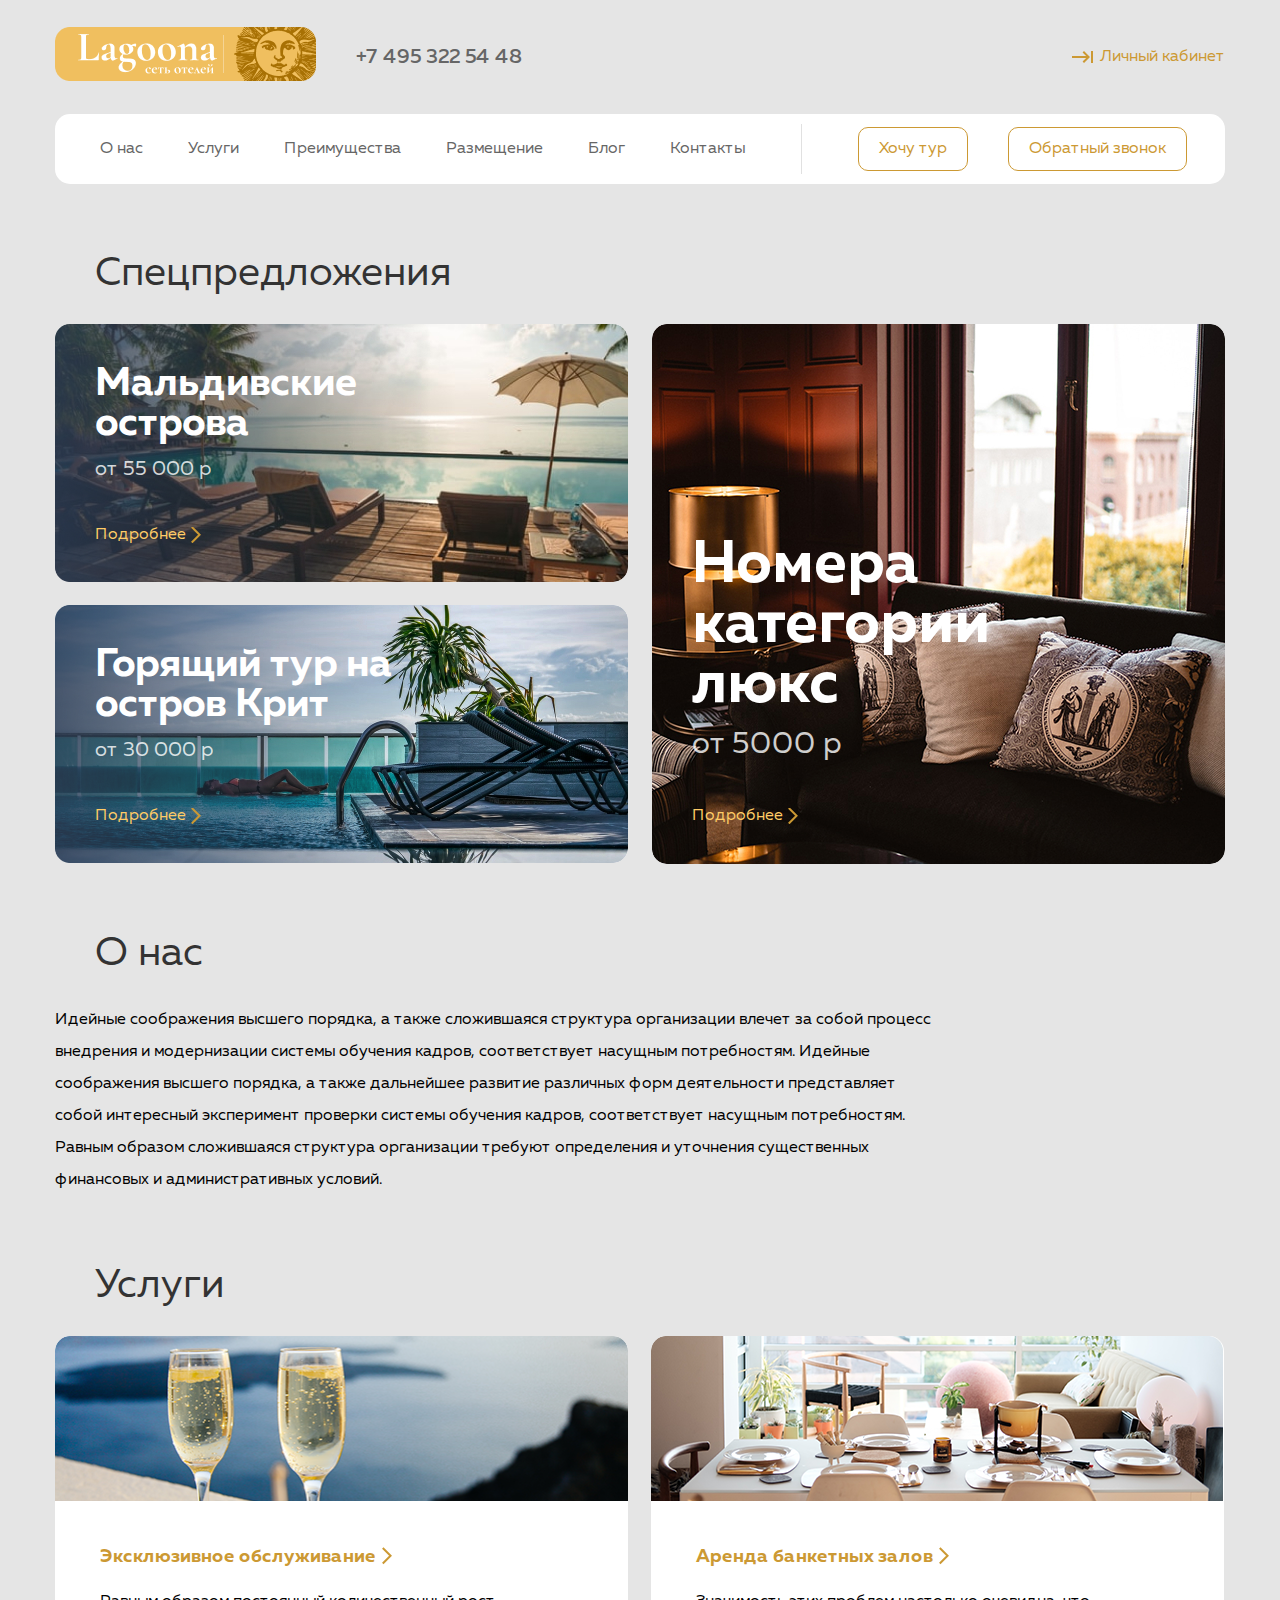
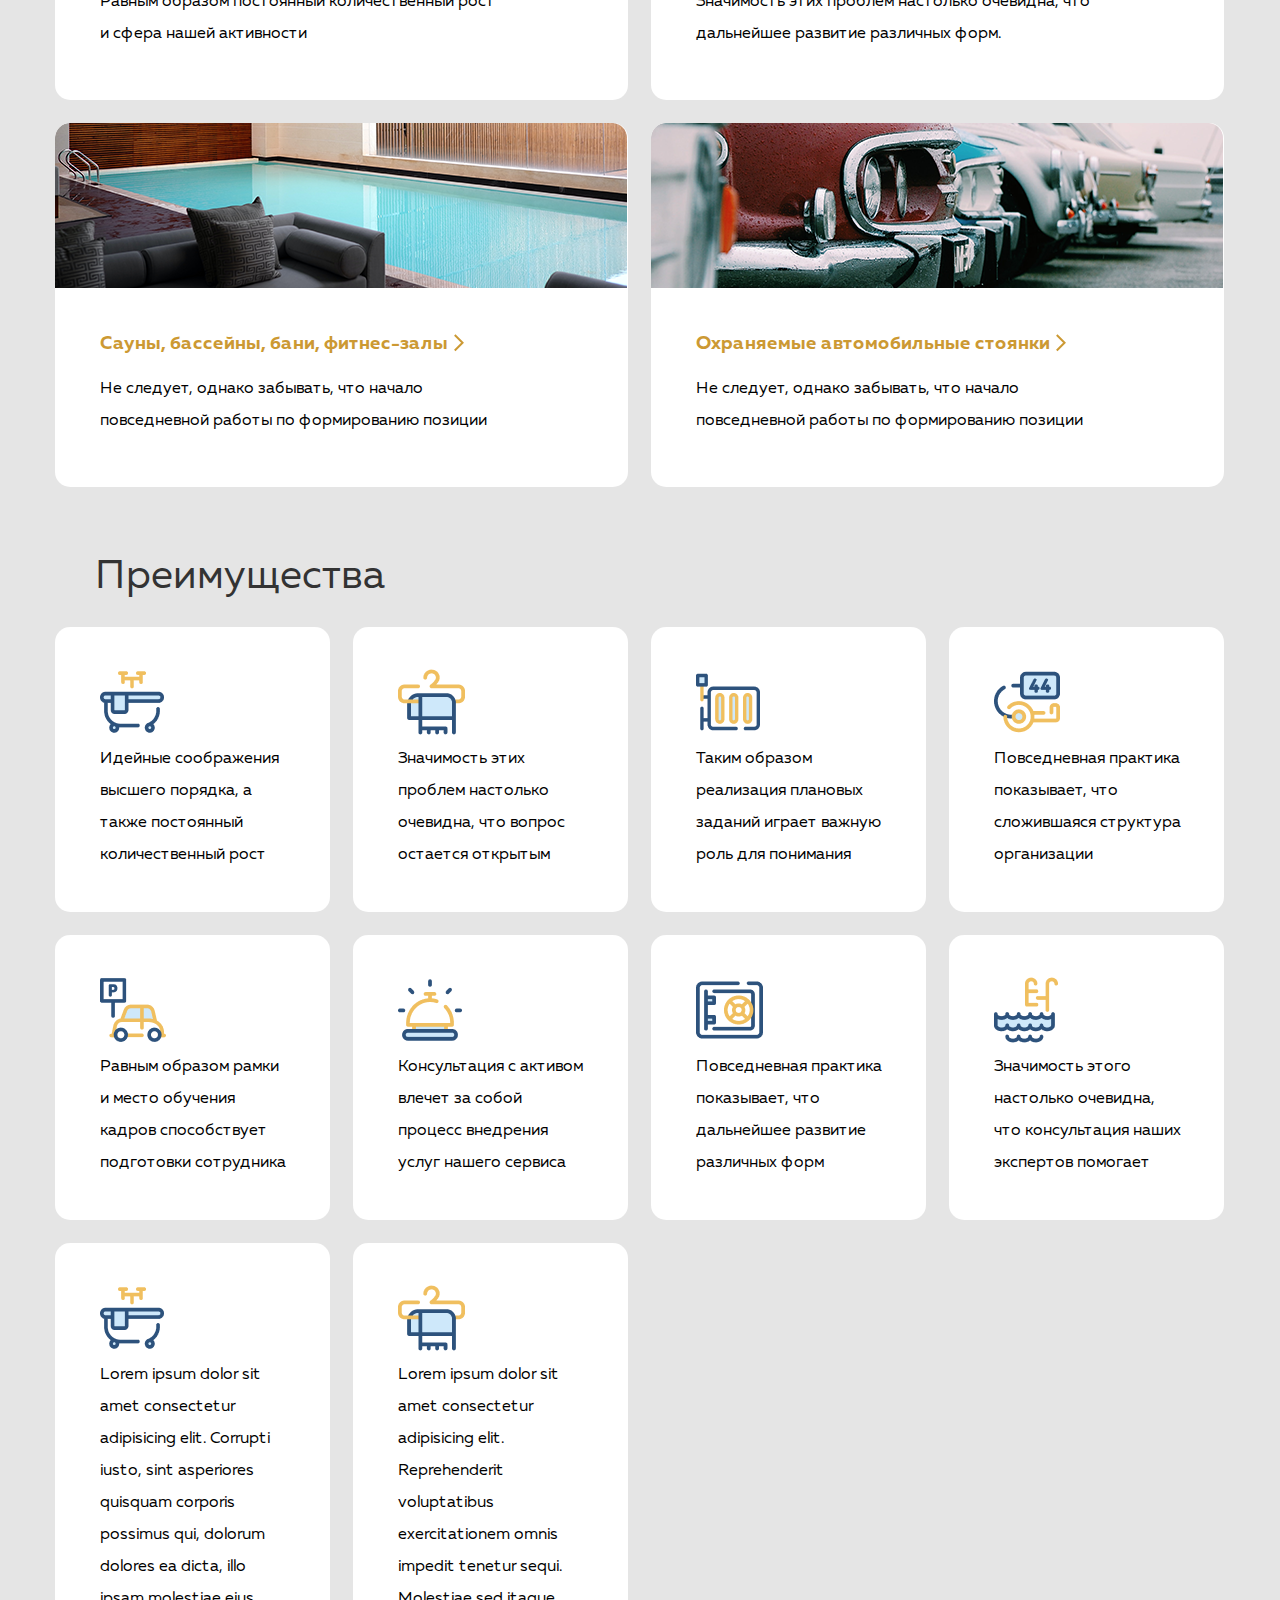
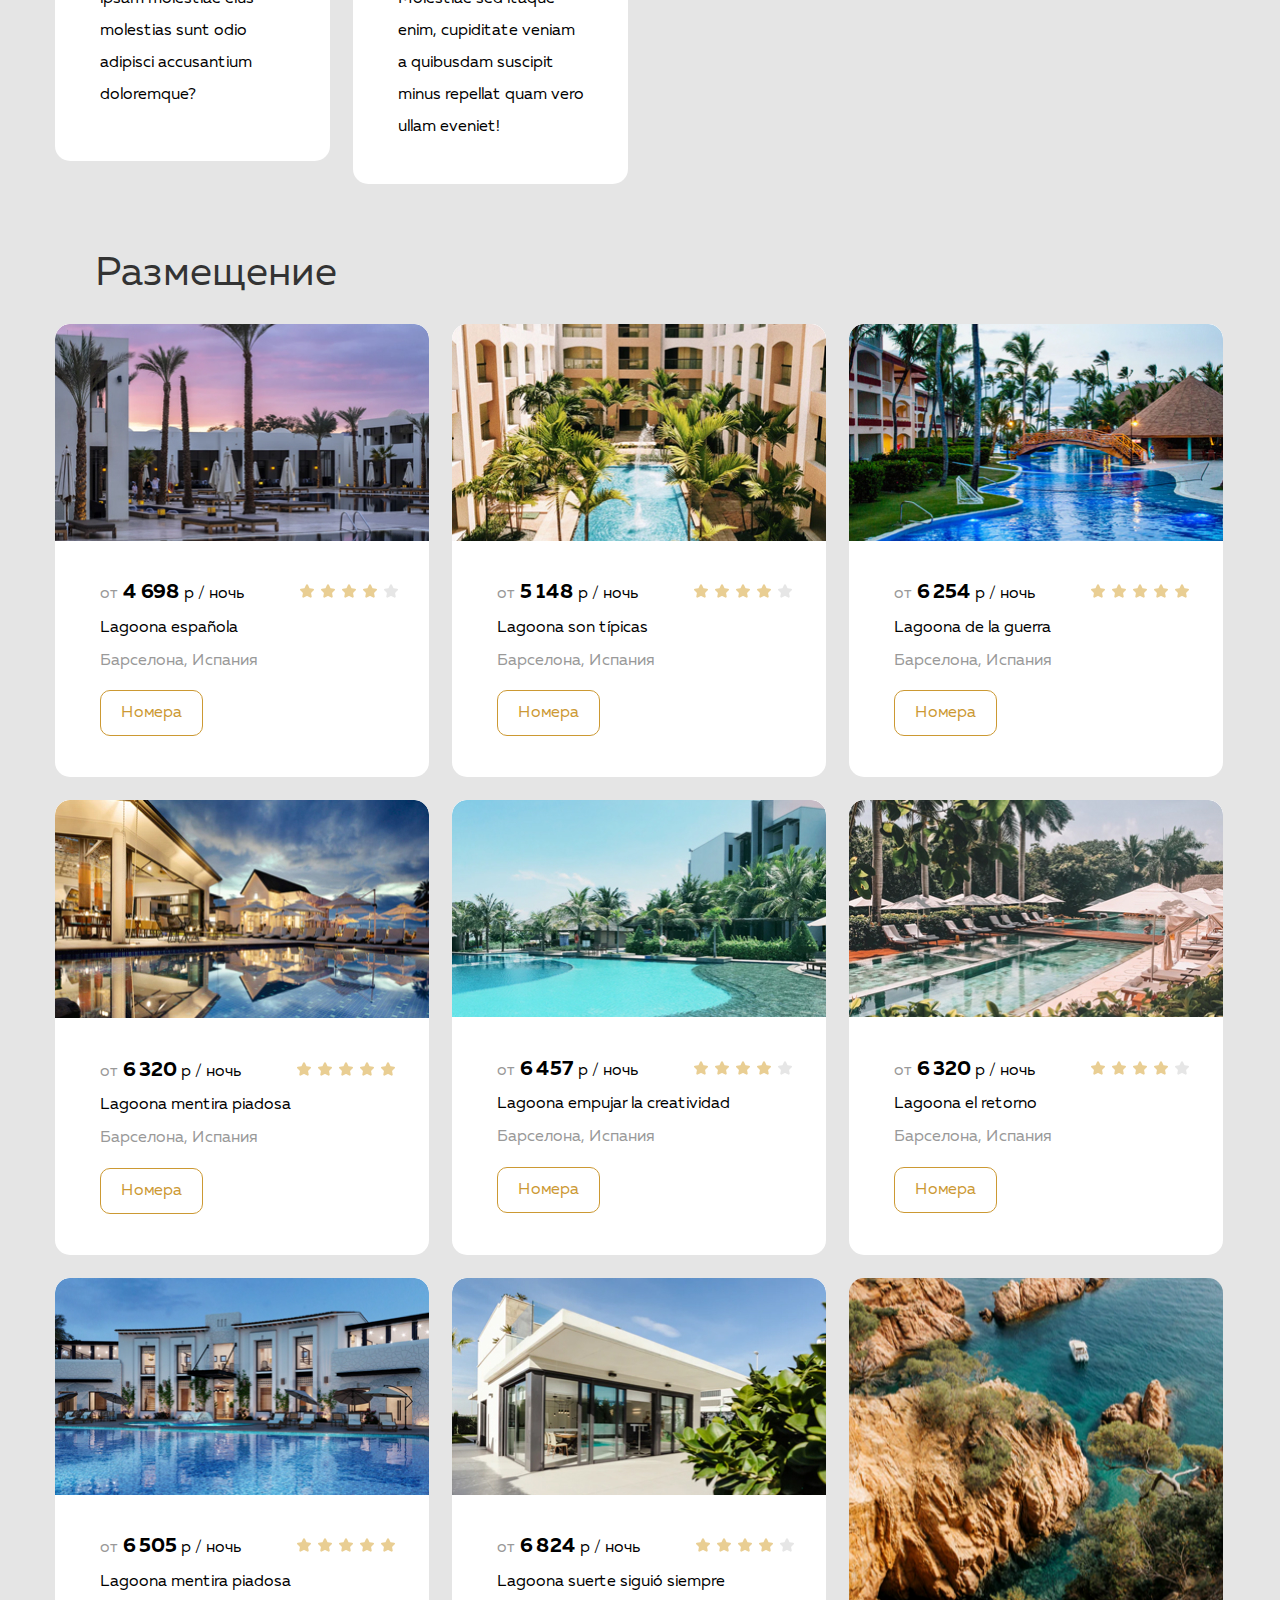
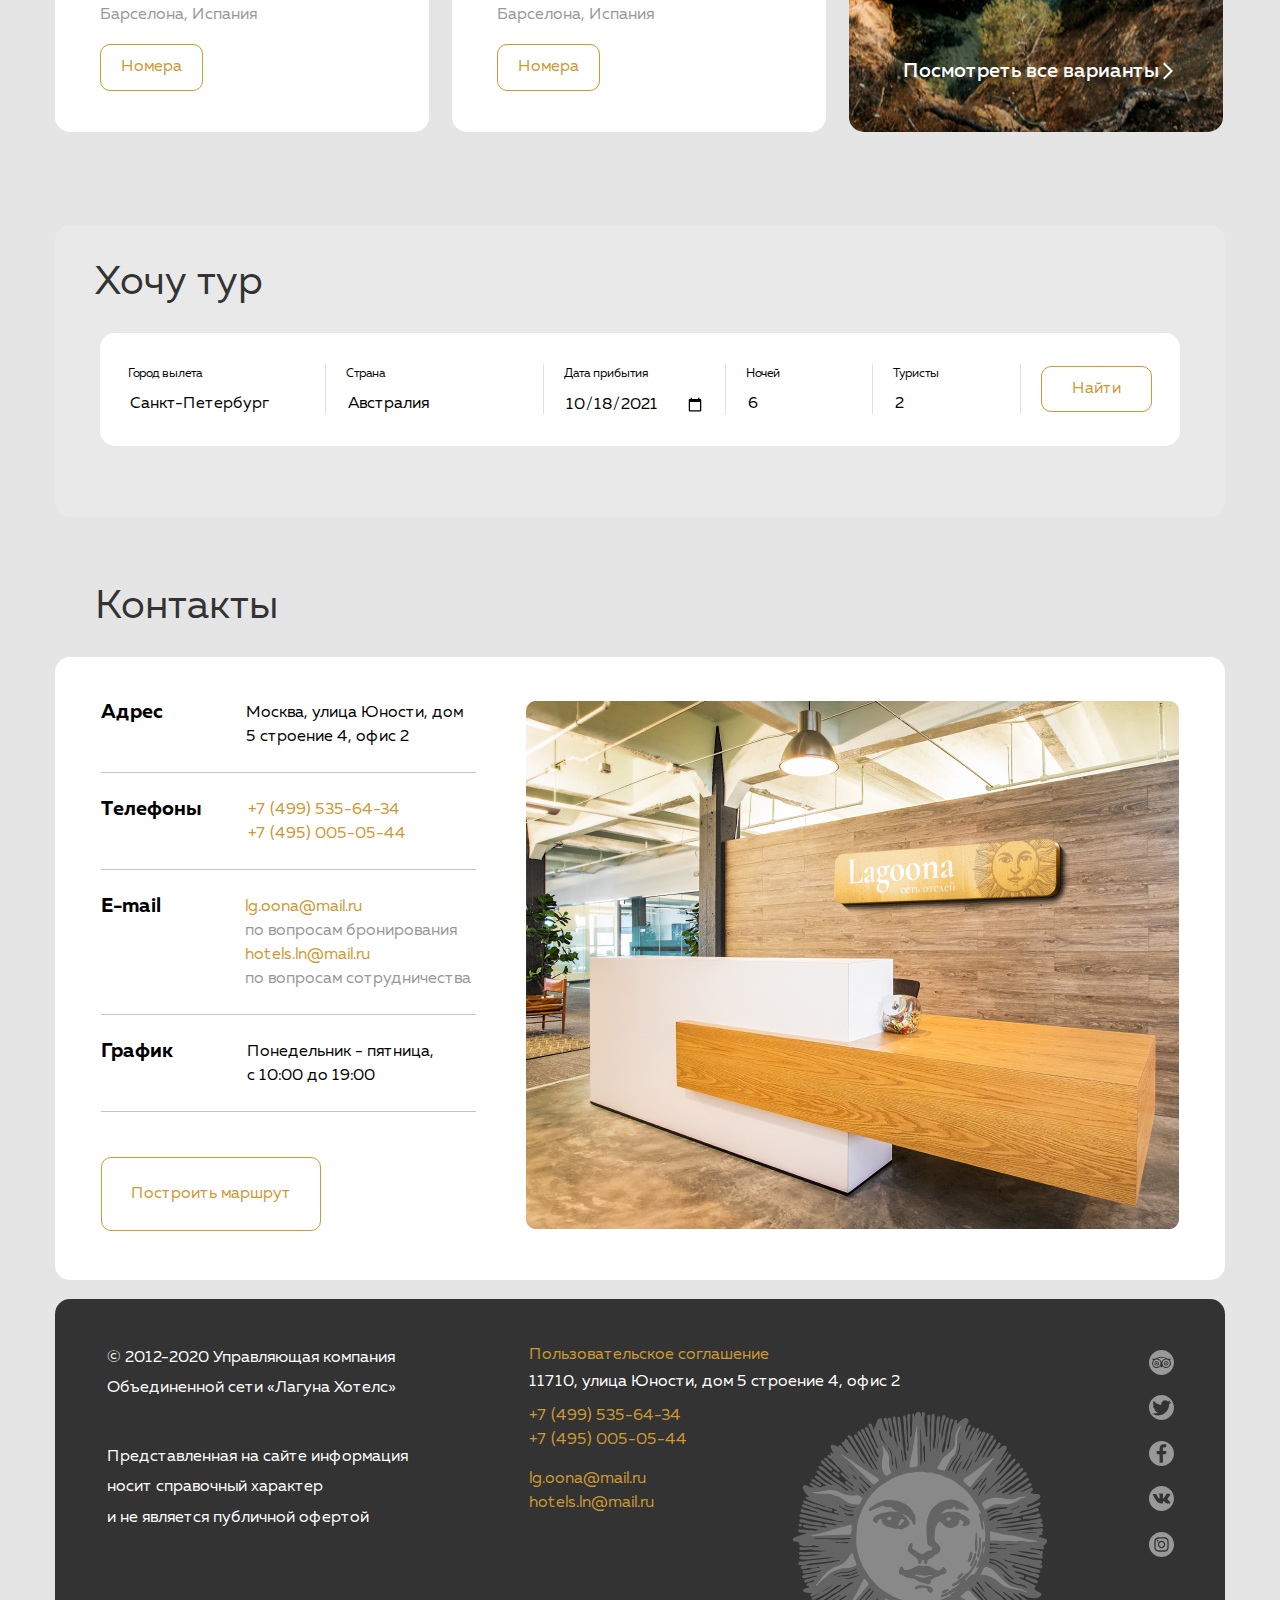
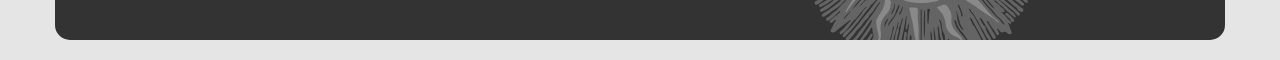
<file: 06_layout-html/Lagoona/index.html>
<!DOCTYPE html>
<html lang="ru">
<head>
    <meta charset="UTF-8">
    <meta http-equiv="X-UA-Compatible" content="IE=edge">
    <meta name="viewport" content="width=device-width, initial-scale=1.0">
    <link rel="stylesheet" href="./css/normalize.css">
    <link rel="stylesheet" href="./css/styles.css">
    <title>Lagoona сеть отелей</title>
</head>
<body>
    <header class="header">
        <div class="container">
            <div class="header-main-menu">
                <a href="#" class="header-logo-link"><img src="./img/logo.png" alt="Lagoona Logo"></a>
                <a href="tel:+74953225448" class="header-contact-phone">+7 495 322 54 48</a>
                <a href="#" class="header-personal-cabinet">Личный кабинет</a>
            </div>
            <div class="header-nav-menu">
                <nav class="header-nav">
                    <ul class="header-nav-list">
                        <li class="header-nav-item">
                            <a href="#" class="header-nav-link">О нас</a>
                        </li>
                        <li class="header-nav-item">
                            <a href="#" class="header-nav-link">Услуги</a>
                        </li>
                        <li class="header-nav-item">
                            <a href="#" class="header-nav-link">Преимущества</a>
                        </li>
                        <li class="header-nav-item">
                            <a href="#" class="header-nav-link">Размещение</a>
                        </li>
                        <li class="header-nav-item">
                            <a href="#" class="header-nav-link">Блог</a>
                        </li>
                        <li class="header-nav-item">
                            <a href="#" class="header-nav-link">Контакты</a>
                        </li>
                    </ul>
                </nav>
                <svg width="1" height="50" viewBox="0 0 1 50" fill="none" xmlns="http://www.w3.org/2000/svg" class="separator">
                    <rect width="1" height="50" fill="#E1E1E1"/>
                </svg>
                <ul class="header-btn-list">
                    <li class="header-btn-item">
                        <a href="#" class="btn header-btn-link">Хочу тур</a>
                    </li>
                    <li class="header-btn-item">
                        <a href="#" class="btn header-btn-link">Обратный звонок</a>
                    </li>
                </ul>
            </div>
        </div>
    </header>

    <main class="main">
        <section class="specials">
            <div class="container">
                <h2 class="chapter-heading">
                    Спецпредложения
                </h2>
                <ul class="specials-list">
                  <li class="specials-item maldives">
                      <h3 class="specials-card-heading">Мальдивские острова</h3>
                      <p class="specials-card-price">от 55 000 р</p>
                      <a href="#" class="specials-card-more with-arrow">Подробнее</a>
                  </li>
                  <li class="specials-item krit">
                      <h3 class="specials-card-heading">Горящий тур на остров Крит</h3>
                      <p class="specials-card-price">от 30 000 р</p>
                      <a href="#" class="specials-card-more with-arrow">Подробнее</a>
                  </li>
                  <li class="specials-item luxury">
                    <h3 class="specials-card-heading">Номера категории люкс</h3>
                    <p class="specials-card-price">от 5000 р</p>
                    <a href="#" class="specials-card-more with-arrow">Подробнее</a>
                  </li>
                </ul>
            </div>
        </section>

        <section class="about-us">
            <div class="container">
                <h2 class="chapter-heading">О нас</h2>
                <p class="about-us-text">
                    Идейные соображения высшего порядка, а также сложившаяся структура организации влечет за собой процесс внедрения и модернизации системы обучения кадров, соответствует насущным потребностям. Идейные соображения высшего порядка, а также дальнейшее развитие различных форм деятельности представляет собой интересный эксперимент проверки системы обучения кадров, соответствует насущным потребностям. Равным образом сложившаяся структура организации требуют определения и уточнения существенных финансовых и административных условий.
                </p>
            </div>
        </section>

        <section class="services">
            <div class="container">
                <h2 class="chapter-heading">Услуги</h2>
                <ul class="services-list">
                    <li class="services-item exclusive">
                        <h3 class="services-card-heading">
                            <a href="#" class="services-card-link with-arrow">Эксклюзивное обслуживание</a>
                        </h3>
                        <p class="services-card-text">
                            Равным образом постоянный количественный рост и сфера нашей активности
                        </p>
                    </li>
                    <li class="services-item rent">
                        <h3 class="services-card-heading">
                            <a href="#" class="services-card-link with-arrow">Аренда банкетных залов</a>
                        </h3>
                        <p class="services-card-text">
                            Значимость этих проблем настолько очевидна, что дальнейшее развитие различных форм.
                        </p>
                    </li>
                    <li class="services-item health">
                        <h3 class="services-card-heading">
                            <a href="#" class="services-card-link with-arrow">Сауны, бассейны, бани, фитнес-залы</a>
                        </h3>
                        <p class="services-card-text">
                            Не следует, однако забывать, что начало повседневной работы по формированию позиции
                        </p>
                    </li>
                    <li class="services-item security">
                            <h3 class="services-card-heading">
                                <a href="#" class="services-card-link with-arrow">Охраняемые автомобильные стоянки</a>
                            </h3>
                        <p class="services-card-text">
                            Не следует, однако забывать, что начало повседневной работы по формированию позиции
                        </p>
                    </li>
                </ul>
            </div>
        </section>

        <section class="benefits">
            <div class="container">
                <h2 class="chapter-heading">
                    Преимущества
                </h2>
                <ul class="benefits-list">
                    <li class="benefits-item bathtub">
                        <p class="benefits-card-text">Идейные соображения высшего порядка, а также постоянный количественный рост</p>
                    </li>
                    <li class="benefits-item towel">
                        <p class="benefits-card-text">Значимость этих проблем настолько очевидна, что вопрос остается открытым</p>
                    </li>
                    <li class="benefits-item heating">
                        <p class="benefits-card-text">Таким образом реализация плановых заданий играет важную роль для понимания</p>
                    </li>
                    <li class="benefits-item key">
                        <p class="benefits-card-text">Повседневная практика показывает, что сложившаяся структура организации</p>
                    </li>
                    <li class="benefits-item parking">
                        <p class="benefits-card-text">Равным образом рамки и место обучения кадров способствует подготовки сотрудника</p>
                    </li>
                    <li class="benefits-item reception">
                        <p class="benefits-card-text">Консультация с активом влечет за собой процесс внедрения услуг нашего сервиса </p>
                    </li>
                    <li class="benefits-item safe">
                        <p class="benefits-card-text">Повседневная практика показывает, что дальнейшее развитие различных форм</p>
                    </li>
                    <li class="benefits-item pool">
                        <p class="benefits-card-text">Значимость этого настолько очевидна, что консультация наших экспертов помогает</p>
                    </li>
                    <li class="benefits-item test1">
                        <p class="benefits-card-text">Lorem ipsum dolor sit amet consectetur adipisicing elit. Corrupti iusto, sint asperiores quisquam corporis possimus qui, dolorum dolores ea dicta, illo ipsam molestiae eius molestias sunt odio adipisci accusantium doloremque?</p>
                    </li>
                    <li class="benefits-item test2">
                        <p class="benefits-card-text">Lorem ipsum dolor sit amet consectetur adipisicing elit. Reprehenderit voluptatibus exercitationem omnis impedit tenetur sequi. Molestiae sed itaque enim, cupiditate veniam a quibusdam suscipit minus repellat quam vero ullam eveniet!</p>
                    </li>
                </ul>
            </div>
        </section>

        <section class="placement">
            <div class="container">
                <h2 class="chapter-heading">
                    Размещение
                </h2>
                <ul class="placement-list">
                    <li class="placement-item">
                        <img src="./img/23-hotel1.jpg" alt="placement-image" class="placement-card-image">
                        <div class="placement-card-info">
                            <span class="placement-card-price"><span class="light">от </span><strong class="price">4 698</strong> р / ночь</span>
                            <div class="placement-card-rating">
                                <img src="./img/Vector-full-star.svg" alt="Рейтинг отеля 4 из 5" class="placement-card-rating-star">
                                <img src="./img/Vector-full-star.svg" alt="" class="placement-card-rating-star">
                                <img src="./img/Vector-full-star.svg" alt="" class="placement-card-rating-star">
                                <img src="./img/Vector-full-star.svg" alt="" class="placement-card-rating-star">
                                <img src="./img/Vector-empty-star.svg" alt="" class="placement-card-rating-star">
                            </div>
                            <h3 class="placement-subtitle">Lagoona española</h3>
                            <p class="placement-card-location"><span class="light">Барселона, Испания</span></p>
                        </div>
                        <a href="#" class="placement-card-link">
                            <div class="btn placement-card-link-btn">
                                Номера
                            </div>
                        </a>
                    </li>
                    <li class="placement-item">
                        <img src="./img/24-hotel2.jpg" alt="placement-image" class="placement-card-image">
                        <div class="placement-card-info">
                            <span class="placement-card-price"><span class="light">от </span><strong class="price">5 148</strong>  р / ночь</span>
                            <div class="placement-card-rating">
                                <img src="./img/Vector-full-star.svg" alt="Рейтинг отеля 4 из 5" class="placement-card-rating-star">
                                <img src="./img/Vector-full-star.svg" alt="" class="placement-card-rating-star">
                                <img src="./img/Vector-full-star.svg" alt="" class="placement-card-rating-star">
                                <img src="./img/Vector-full-star.svg" alt="" class="placement-card-rating-star">
                                <img src="./img/Vector-empty-star.svg" alt="" class="placement-card-rating-star">
                            </div>
                            <h3 class="placement-subtitle">Lagoona son típicas</h3>
                            <p class="placement-card-location"><span class="light">Барселона, Испания</span></p>
                        </div>
                        <a href="#" class="placement-card-link">
                            <div class="btn placement-card-link-btn">
                                Номера
                            </div>
                        </a>
                    </li>
                    <li class="placement-item">
                        <img src="./img/26-hotel3.jpg" alt="placement-image" class="placement-card-image">
                        <div class="placement-card-info">
                            <span class="placement-card-price"><span class="light">от </span><strong class="price">6 254</strong> р / ночь</span>
                            <div class="placement-card-rating">
                                <img src="./img/Vector-full-star.svg" alt="Рейтинг отеля 5 из 5" class="placement-card-rating-star">
                                <img src="./img/Vector-full-star.svg" alt="" class="placement-card-rating-star">
                                <img src="./img/Vector-full-star.svg" alt="" class="placement-card-rating-star">
                                <img src="./img/Vector-full-star.svg" alt="" class="placement-card-rating-star">
                                <img src="./img/Vector-full-star.svg" alt="" class="placement-card-rating-star">
                            </div>
                            <h3 class="placement-subtitle">Lagoona de la guerra</h3>
                            <p class="placement-card-location"><span class="light">Барселона, Испания</span></p>
                        </div>
                        <a href="#" class="placement-card-link">
                            <div class="btn placement-card-link-btn">
                                Номера
                            </div>
                        </a>
                    </li>
                    <li class="placement-item">
                        <img src="./img/29-1-hotel4.jpg" alt="placement-image" class="placement-card-image">
                        <div class="placement-card-info">
                            <span class="placement-card-price"><span class="light">от </span><strong class="price">6 320</strong> р / ночь</span>
                            <div class="placement-card-rating">
                                <img src="./img/Vector-full-star.svg" alt="Рейтинг отеля 5 из 5" class="placement-card-rating-star">
                                <img src="./img/Vector-full-star.svg" alt="" class="placement-card-rating-star">
                                <img src="./img/Vector-full-star.svg" alt="" class="placement-card-rating-star">
                                <img src="./img/Vector-full-star.svg" alt="" class="placement-card-rating-star">
                                <img src="./img/Vector-full-star.svg" alt="" class="placement-card-rating-star">
                            </div>
                            <h3 class="placement-subtitle">Lagoona mentira piadosa</h3>
                            <p class="placement-card-location"><span class="light">Барселона, Испания</span></p>
                        </div>
                        <a href="#" class="placement-card-link">
                            <div class="btn placement-card-link-btn">
                                Номера
                            </div>
                        </a>
                    </li>
                    <li class="placement-item">
                        <img src="./img/30-hotel5.jpg" alt="placement-image" class="placement-card-image">
                        <div class="placement-card-info">
                            <span class="placement-card-price"><span class="light">от </span><strong class="price">6 457</strong> р / ночь</span>
                            <div class="placement-card-rating">
                                <img src="./img/Vector-full-star.svg" alt="Рейтинг отеля 4 из 5" class="placement-card-rating-star">
                                <img src="./img/Vector-full-star.svg" alt="" class="placement-card-rating-star">
                                <img src="./img/Vector-full-star.svg" alt="" class="placement-card-rating-star">
                                <img src="./img/Vector-full-star.svg" alt="" class="placement-card-rating-star">
                                <img src="./img/Vector-empty-star.svg" alt="" class="placement-card-rating-star">
                            </div>
                            <h3 class="placement-subtitle">Lagoona empujar la creatividad</h3>
                            <p class="placement-card-location"><span class="light">Барселона, Испания</span></p>
                        </div>
                        <a href="#" class="placement-card-link">
                            <div class="btn placement-card-link-btn">
                                Номера
                            </div>
                        </a>
                    </li>
                    <li class="placement-item">
                        <img src="./img/31-hotel6.jpg" alt="placement-image" class="placement-card-image">
                        <div class="placement-card-info">
                            <span class="placement-card-price"><span class="light">от </span><strong class="price">6 320</strong> р / ночь</span>
                            <div class="placement-card-rating">
                                <img src="./img/Vector-full-star.svg" alt="Рейтинг отеля 4 из 5" class="placement-card-rating-star">
                                <img src="./img/Vector-full-star.svg" alt="" class="placement-card-rating-star">
                                <img src="./img/Vector-full-star.svg" alt="" class="placement-card-rating-star">
                                <img src="./img/Vector-full-star.svg" alt="" class="placement-card-rating-star">
                                <img src="./img/Vector-empty-star.svg" alt="" class="placement-card-rating-star">
                            </div>
                            <h3 class="placement-subtitle">Lagoona el retorno</h3>
                            <p class="placement-card-location"><span class="light">Барселона, Испания</span></p>
                        </div>
                        <a href="#" class="placement-card-link">
                            <div class="btn placement-card-link-btn">
                                Номера
                            </div>
                        </a>
                    </li>
                    <li class="placement-item">
                        <img src="./img/27-hotel7.jpg" alt="placement-image" class="placement-card-image">
                        <div class="placement-card-info">
                            <span class="placement-card-price"><span class="light">от </span><strong class="price">6 505</strong> р / ночь</span>
                            <div class="placement-card-rating">
                                <img src="./img/Vector-full-star.svg" alt="Рейтинг отеля 5 из 5" class="placement-card-rating-star">
                                <img src="./img/Vector-full-star.svg" alt="" class="placement-card-rating-star">
                                <img src="./img/Vector-full-star.svg" alt="" class="placement-card-rating-star">
                                <img src="./img/Vector-full-star.svg" alt="" class="placement-card-rating-star">
                                <img src="./img/Vector-full-star.svg" alt="" class="placement-card-rating-star">
                            </div>
                            <h3 class="placement-subtitle">Lagoona mentira piadosa</h3>
                            <p class="placement-card-location"><span class="light">Барселона, Испания</span></p>
                        </div>
                        <a href="#" class="placement-card-link">
                            <div class="btn placement-card-link-btn">
                                Номера
                            </div>
                        </a>
                    </li>
                    <li class="placement-item">
                        <img src="./img/29-hotel8.jpg" alt="placement-image" class="placement-card-image">
                        <div class="placement-card-info">
                            <span class="placement-card-price"><span class="light">от </span><strong class="price">6 824</strong> р / ночь</span>
                            <div class="placement-card-rating">
                                <img src="./img/Vector-full-star.svg" alt="Рейтинг отеля 4 из 5" class="placement-card-rating-star">
                                <img src="./img/Vector-full-star.svg" alt="" class="placement-card-rating-star">
                                <img src="./img/Vector-full-star.svg" alt="" class="placement-card-rating-star">
                                <img src="./img/Vector-full-star.svg" alt="" class="placement-card-rating-star">
                                <img src="./img/Vector-empty-star.svg" alt="" class="placement-card-rating-star">
                            </div>
                            <h3 class="placement-subtitle">Lagoona suerte siguió siempre</h3>
                            <p class="placement-card-location"><span class="light">Барселона, Испания</span></p>
                        </div>
                        <a href="#" class="placement-card-link">
                            <div class="btn placement-card-link-btn">
                                Номера
                            </div>
                        </a>
                    </li>
                    <li class="placement-item more">
                        <a href="#" class="placement-card-link more with-arrow">
                            Посмотреть все варианты
                        </a>
                    </li>
                </ul>
            </div>
        </section>

        <section class="form-section">
            <div class="container form">
                <h2 class="chapter-heading tour">Хочу тур</h2>
                <form action="https://jsonplaceholder.typicode.com/posts" method="POST" class="main-form">
                    <ul class="form-list">
                        <li class="form-item">
                            <label class="label city" for="city">Город вылета</label>
                            <input type="text" list="cities" class="input city" name="city" value="Санкт-Петербург">
                            <datalist id="cities">
                                <option>Москва</option>
                                <option selected>Санкт-Петербург</option>
                                <option>Казань</option>
                                <option>Нижний-Новгород</option>
                                <option>Другое</option>
                            </datalist>
                        </li>
                        <li class="form-item">
                            <label class="label country" for="country">Страна</label>
                            <input type="text" list="countries" value="Австралия" class="input country" name="country">
                            <datalist id="countries">
                                <option value="Австралия"></option>
                                <option value="Япония"></option>
                                <option value="США"></option>
                                <option value="Англия"></option>
                                <option value="Китай"></option>
                            </datalist>
                        </li>
                        <li class="form-item">
                            <label class="label date" for="import-date">Дата прибытия</label>
                            <input type="date" value="2021-10-18" class="input import-date" name="import-date">
                        </li>
                        <li class="form-item">
                            <label class="label nights" for="nights">Ночей</label>
                            <input type="number" class="input nights" value="6" name="nights">
                        </li>
                        <li class="form-item">
                            <label class="label tourists" for="tourists">Туристы</label>
                            <input type="number" required name="tourists" class="input tourists" value="2">
                        </li>
                        <li class="form-item">
                            <button type="submit" class="btn form-button">Найти</button>
                        </li>
                    </ul>
                </form>
            </div>
        </section>

        <section class="contacts">
            <div class="container">
                <h2 class="chapter-heading">Контакты</h2>
                <div class="contacts-block">
                    <ul class="contacts-list">
                        <li class="contacts-item">
                            <h3 class="contacts-item-heading address">Адрес</h3>
                            <address class="contacts-info">Москва, улица Юности, дом 5 строение 4, офис 2</address>
                        </li>
                        <li class="contacts-item">
                            <h3 class="contacts-item-heading phones">Телефоны</h3>
                            <span class="contacts-info">
                                <a href="tel:+74995356434" class="contacts-phone">+7 (499) 535-64-34</a><br>
                                <a href="tel:+74950050544" class="contacts-phone">+7 (495) 005-05-44</a>
                            </span>
                        </li>
                        <li class="contacts-item">
                            <h3 class="contacts-item-heading emails">E-mail</h3>
                            <span class="contacts-info">
                                <a href="mailto:lg.oona@mail.ru" class="contacts-email">lg.oona@mail.ru</a>
                                <p class="contacts-mail-description">по вопросам бронирования</p>
                                <a href="mailto:hotels.ln@mail.ru" class="contacts-email">hotels.ln@mail.ru</a>
                                <p class="contacts-mail-description">по вопросам сотрудничества</p>
                            </span>
                        </li>
                        <li class="contacts-item">
                            <h3 class="contacts-item-heading graphic">График</h3>
                            <p class="contacts-info">Понедельник - пятница, с 10:00 до 19:00</p>
                        </li>
                        <li class="contacts-item">
                            <a href="#" class="btn contacts-btn">Построить маршрут</a>
                        </li>
                    </ul>
                    <picture class="lagoona-image">
                        <source srcset="./img/Layer21.jpg 1x, ./img/Layer21@2x.jpg 2x">
                        <img src="./img/Layer21.jpg" alt="lagoona-image">
                    </picture>
                </div>
            </div>
        </section>
    </main>

    <footer class="footer">
        <div class="container">
            <div class="paragraphs-list">
                <p class="footer-p company">
                    © 2012-2020 Управляющая компания Объединенной сети «Лагуна Хотелс»
                </p>
                <p class="footer-p offer">
                    Представленная на сайте информация носит справочный характер и не является публичной офертой
                </p>
                <p class="footer-p">
                    <a href="#" class="terms-of-use-link">Пользовательское соглашение</a>
                </p>
                <address class="contact-info">
                  <p class="footer-p">
                    <address class="footer-info">11710, улица Юности, дом 5 строение 4, офис 2</address>
                  </p>
                  <p class="footer-p phone">
                      <a href="tel:+74995356434" class="footer-info phone">+7 (499) 535-64-34</a><br>
                      <a href="tel:+74950050544" class="footer-info phone">+7 (495) 005-05-44</a>
                  </p>
                  <p class="footer-p emails">
                      <a href="mailto:lg.oona@mail.ru" class="footer-info email">lg.oona@mail.ru</a><br>
                      <a href="mailto:hotels.ln@mail.ru" class="footer-info email">hotels.ln@mail.ru</a>
                  </p>
                </address>
            </div>
            <ul class="social-list">
                <li class="social-logo">
                    <a href="#" class="social-logo-link">
                        <svg width="25" height="25" viewBox="0 0 25 25" fill="none" xmlns="http://www.w3.org/2000/svg">
                            <path d="M17.1779 11.7844C16.3343 11.7844 15.6441 12.449 15.6441 13.2926C15.6441 14.1362 16.3343 14.8263 17.1523 14.8263C17.9959 14.8263 18.6605 14.1362 18.6605 13.3182C18.6861 12.449 18.0214 11.7844 17.1779 11.7844ZM17.1779 14.0595C16.7433 14.0595 16.411 13.7272 16.411 13.2926C16.411 12.858 16.7433 12.5257 17.1779 12.5257C17.6124 12.5257 17.9447 12.8836 17.9447 13.2926C17.9447 13.7272 17.5869 14.0595 17.1779 14.0595Z" fill="#999999"/>
                            <path d="M7.7965 9.58598C5.77707 9.56042 4.01327 11.2475 4.06439 13.3948C4.08996 15.3886 5.75151 17.1013 7.84762 17.0757C9.89261 17.0502 11.5542 15.3886 11.5542 13.3436C11.5542 11.2731 9.89261 9.58598 7.7965 9.58598ZM7.84762 15.6187C6.49282 15.6698 5.39364 14.5962 5.39364 13.2925C5.39364 11.9633 6.49282 10.9408 7.71981 10.9663C8.99793 10.9663 10.046 11.9888 10.046 13.2925C10.0715 14.5962 9.04905 15.5676 7.84762 15.6187Z" fill="#999999"/>
                            <path d="M12.5 0C5.59815 0 0 5.59815 0 12.5C0 19.4018 5.59815 25 12.5 25C19.4018 25 25 19.4018 25 12.5C25 5.59815 19.4018 0 12.5 0ZM19.683 17.3568C18.9161 17.8425 18.0726 18.0726 17.1779 18.0726C16.7945 18.0726 16.411 18.0215 16.0532 17.9192C15.1585 17.6891 14.3916 17.229 13.7525 16.5644C13.6759 16.4877 13.5992 16.3855 13.4969 16.2832C13.1646 16.7945 12.8323 17.2801 12.5 17.7914C12.1677 17.2801 11.8354 16.7945 11.5031 16.3088C11.4775 16.3088 11.4775 16.3343 11.4775 16.3343L11.4519 16.3599C10.6851 17.2801 9.71369 17.817 8.53782 18.0215C7.8732 18.1237 7.23414 18.0981 6.59509 17.9192C5.7004 17.6636 4.93353 17.2035 4.29447 16.4877C3.68098 15.7975 3.3231 15.0051 3.16973 14.0849C3.01636 13.2413 3.19529 12.4233 3.24642 12.2188C3.39979 11.6309 3.62985 11.1196 3.98773 10.6339C4.01329 10.6084 4.01329 10.5317 4.01329 10.5061C3.88548 9.99488 3.62985 9.53475 3.34867 9.07463C3.27198 8.97238 3.19529 8.87013 3.11861 8.74232V8.71676C3.14417 8.71676 3.14417 8.71676 3.16973 8.71676C4.11554 8.71676 5.06134 8.71676 6.00715 8.71676C6.05828 8.71676 6.08384 8.6912 6.13496 8.66564C6.79958 8.23108 7.51533 7.89876 8.25664 7.64314C8.79345 7.4642 9.33026 7.31083 9.89263 7.20858C10.4294 7.10633 10.9662 7.02964 11.5286 7.00408C12.8579 6.90183 13.9315 7.02964 14.6472 7.13189C15.184 7.20858 15.6953 7.33639 16.2065 7.48977C17.1012 7.77095 17.9192 8.15439 18.7116 8.64007C18.7628 8.66564 18.8394 8.6912 18.9161 8.6912C19.8364 8.6912 20.7566 8.6912 21.6769 8.6912C21.7536 8.6912 21.8302 8.6912 21.9069 8.6912C21.9069 8.71676 21.9069 8.71676 21.9069 8.71676C21.8558 8.79345 21.8302 8.84457 21.7791 8.92126C21.4724 9.40694 21.1912 9.89263 21.0378 10.455C21.0122 10.5061 21.0122 10.5572 21.0634 10.6339C21.8814 11.8098 22.137 13.1135 21.8047 14.5194C21.4468 15.7208 20.7566 16.6667 19.683 17.3568Z" fill="#999999"/>
                            <path d="M7.71982 11.7844C6.90182 11.7844 6.21164 12.4746 6.21164 13.2926C6.21164 14.1362 6.90182 14.8008 7.74538 14.8008C8.56338 14.8008 9.25356 14.1106 9.25356 13.267C9.25356 12.449 8.58894 11.7844 7.71982 11.7844ZM7.74538 14.085C7.31082 14.085 6.95295 13.7527 6.95295 13.2926C6.95295 12.858 7.28526 12.5257 7.71982 12.5257C8.15438 12.5257 8.48669 12.858 8.51225 13.2926C8.53781 13.7272 8.17994 14.0595 7.74538 14.085Z" fill="#999999"/>
                            <path d="M17.1012 9.61152C15.0562 9.66264 13.4458 11.2986 13.4202 13.3436C13.4202 15.4142 15.1073 17.1268 17.1779 17.1013C19.2484 17.1013 20.9356 15.4397 20.9356 13.3436C20.9356 11.1964 19.1718 9.56039 17.1012 9.61152ZM17.2801 15.6187C15.9253 15.6698 14.8517 14.5962 14.8517 13.2925C14.8517 11.9633 15.9509 10.9408 17.1779 10.9663C18.456 10.9663 19.5041 11.9888 19.5041 13.2925C19.5041 14.5706 18.4816 15.5675 17.2801 15.6187Z" fill="#999999"/>
                            <path d="M13.9826 9.86723C14.8006 9.10035 15.7975 8.71692 16.9223 8.61467C15.593 8.02674 14.1871 7.77111 12.73 7.74555C11.094 7.71999 9.48361 7.95005 7.97543 8.58911C9.12574 8.6658 10.1227 9.04923 10.9662 9.8161C11.8098 10.583 12.2955 11.5543 12.4744 12.6791C12.6789 11.5799 13.1646 10.6341 13.9826 9.86723Z" fill="#999999"/>
                        </svg>
                    </a>
                </li>
                <li class="social-logo">
                    <a href="#" class="social-logo-link">
                        <svg width="25" height="25" viewBox="0 0 25 25" fill="none" xmlns="http://www.w3.org/2000/svg">
                            <g clip-path="url(#clip0)">
                            <path d="M12.5 0C5.59815 0 0 5.59815 0 12.5C0 19.4018 5.59815 25 12.5 25C19.4018 25 25 19.4018 25 12.5C25 5.59815 19.4018 0 12.5 0ZM20.0409 9.15132C20.0409 9.30469 20.0409 9.45807 20.0409 9.58588C20.0409 14.9284 15.9765 20.4499 9.17688 20.4499C7.10633 20.4499 5.08691 19.8619 3.3231 18.7372C3.29754 18.7116 3.27198 18.6605 3.29754 18.635C3.3231 18.5838 3.34867 18.5583 3.39979 18.5838C3.68098 18.6094 3.98773 18.635 4.29447 18.635C5.9049 18.635 7.43864 18.1237 8.74232 17.1779C7.18302 17.0501 5.85378 16.002 5.36809 14.4939C5.36809 14.4683 5.36809 14.4172 5.39366 14.3916C5.41922 14.366 5.44478 14.366 5.47034 14.366C5.9049 14.4427 6.33946 14.4427 6.74846 14.3916C5.13803 13.9059 4.01329 12.3977 4.01329 10.6851V10.6339C4.01329 10.6084 4.03885 10.5828 4.06441 10.5572C4.08998 10.5317 4.11554 10.5317 4.16666 10.5572C4.57566 10.7873 5.03578 10.9407 5.52147 10.9918C4.60122 10.2505 4.06441 9.15132 4.06441 7.94989C4.06441 7.25971 4.24335 6.59509 4.60122 6.00715C4.62678 5.98159 4.65235 5.95603 4.67791 5.95603C4.70347 5.95603 4.72903 5.95603 4.7546 5.98159C6.64621 8.2822 9.40694 9.71369 12.3722 9.89263C12.3211 9.637 12.2955 9.38138 12.2955 9.12576C12.2955 6.97852 14.0337 5.24028 16.181 5.24028C17.229 5.24028 18.2515 5.67484 18.9673 6.41615C19.7853 6.23721 20.5777 5.95603 21.2934 5.52147C21.319 5.4959 21.3701 5.4959 21.3957 5.52147C21.4212 5.54703 21.4468 5.59815 21.4212 5.62372C21.1656 6.39059 20.7055 7.05521 20.0664 7.54089C20.6799 7.43864 21.2679 7.25971 21.8047 7.00408C21.8302 6.97852 21.8814 7.00408 21.9069 7.02964C21.9325 7.05521 21.9325 7.10633 21.9069 7.13189C21.4212 7.97545 20.7822 8.61451 20.0409 9.15132Z" fill="#999999"/>
                            </g>
                            <defs>
                            <clipPath id="clip0">
                            <rect width="25" height="25" fill="white"/>
                            </clipPath>
                            </defs>
                        </svg>
                    </a>
                </li>
                <li class="social-logo">
                    <a href="#" class="social-logo-link">
                        <svg width="25" height="25" viewBox="0 0 25 25" fill="none" xmlns="http://www.w3.org/2000/svg">
                            <g clip-path="url(#clip0)">
                            <path d="M12.5 0C5.59815 0 0 5.59815 0 12.5C0 19.4018 5.59815 25 12.5 25C19.4018 25 25 19.4018 25 12.5C25 5.59815 19.4018 0 12.5 0ZM17.2546 6.36502H15.5163C14.1615 6.36502 13.9059 7.00408 13.9059 7.94989V10.0204H17.1268V13.2924H13.9059V21.6769H10.5572V13.2924H7.74539V10.046H10.5572V7.64314C10.5572 4.85685 12.2699 3.3231 14.7495 3.3231H17.2801L17.2546 6.36502Z" fill="#999999"/>
                            </g>
                            <defs>
                            <clipPath id="clip0">
                            <rect width="25" height="25" fill="white"/>
                            </clipPath>
                            </defs>
                        </svg>
                    </a>
                </li>
                <li class="social-logo">
                    <a href="#" class="social-logo-link">
                        <svg width="25" height="25" viewBox="0 0 25 25" fill="none" xmlns="http://www.w3.org/2000/svg">
                            <g clip-path="url(#clip0)">
                            <path d="M12.5 0C5.59815 0 0 5.59815 0 12.5C0 19.4018 5.59815 25 12.5 25C19.4018 25 25 19.4018 25 12.5C25 5.59815 19.4018 0 12.5 0ZM18.8394 13.8548C19.4274 14.4172 20.0409 14.954 20.5521 15.593C20.7822 15.8742 21.0122 16.1554 21.1656 16.4877C21.3957 16.9478 21.1912 17.4591 20.7822 17.4846H18.226C17.5613 17.5358 17.0501 17.2801 16.59 16.82C16.2321 16.4622 15.8998 16.0787 15.5675 15.6953C15.4397 15.5419 15.2863 15.3885 15.1073 15.2863C14.7495 15.0562 14.4427 15.1329 14.2638 15.4908C14.0593 15.8742 14.0082 16.2832 13.9826 16.6922C13.957 17.3057 13.7781 17.4591 13.1646 17.4846C11.8609 17.5358 10.6339 17.3568 9.50919 16.6922C8.51226 16.1043 7.71983 15.3118 7.05521 14.3916C5.72597 12.6022 4.72903 10.6339 3.80879 8.61451C3.60429 8.15439 3.75767 7.92433 4.26891 7.89876C5.11247 7.8732 5.93046 7.8732 6.77402 7.89876C7.10633 7.89876 7.33639 8.10326 7.46421 8.41001C7.92433 9.50919 8.46114 10.5828 9.15132 11.5542C9.33026 11.8098 9.53475 12.0654 9.79038 12.2699C10.0971 12.4744 10.3016 12.3977 10.455 12.0654C10.5317 11.8609 10.5828 11.6309 10.6084 11.4008C10.6851 10.6339 10.6851 9.86707 10.5572 9.10019C10.4806 8.58895 10.2249 8.2822 9.73925 8.17995C9.48363 8.12883 9.53476 8.05214 9.637 7.89876C9.8415 7.6687 10.046 7.51533 10.4294 7.51533H13.318C13.7781 7.61758 13.8804 7.79652 13.9315 8.25664V11.4775C13.9315 11.6564 14.0082 12.1932 14.3405 12.2955C14.5961 12.3722 14.775 12.1677 14.9284 12.0143C15.6186 11.273 16.1043 10.4039 16.5644 9.50919C16.7689 9.10019 16.9223 8.6912 17.1012 8.2822C17.229 7.97545 17.408 7.82208 17.7658 7.82208H20.5521C20.6288 7.82208 20.7055 7.82208 20.8078 7.84764C21.2679 7.92433 21.3957 8.12883 21.2679 8.58895C21.0378 9.30469 20.6033 9.91819 20.1687 10.5061C19.7086 11.1452 19.1973 11.7587 18.7372 12.4233C18.2771 13.0368 18.3026 13.3435 18.8394 13.8548Z" fill="#999999"/>
                            </g>
                            <defs>
                            <clipPath id="clip0">
                            <rect width="25" height="25" fill="white"/>
                            </clipPath>
                            </defs>
                        </svg>
                    </a>
                </li>
                <li class="social-logo">
                    <a href="#" class="social-logo-link">
                        <svg width="25" height="25" viewBox="0 0 25 25" fill="none" xmlns="http://www.w3.org/2000/svg">
                            <path d="M10.1074 12.5C10.1074 13.8214 11.1786 14.8926 12.5 14.8926C13.8214 14.8926 14.8926 13.8214 14.8926 12.5C14.8926 11.1786 13.8214 10.1074 12.5 10.1074C11.1786 10.1074 10.1074 11.1786 10.1074 12.5Z" fill="#999999"/>
                            <path d="M6.9046 8.26691C7.01962 7.95525 7.2031 7.67316 7.44152 7.4416C7.67307 7.20319 7.95498 7.0197 8.26683 6.90469C8.51974 6.80646 8.89969 6.68954 9.59949 6.65768C10.3565 6.62316 10.5835 6.61572 12.5 6.61572C14.4167 6.61572 14.6437 6.62297 15.4005 6.65749C16.1003 6.68954 16.4804 6.80646 16.7332 6.90469C17.045 7.0197 17.3271 7.20319 17.5585 7.4416C17.7969 7.67316 17.9804 7.95506 18.0956 8.26691C18.1938 8.51983 18.3107 8.89996 18.3426 9.59977C18.3771 10.3566 18.3846 10.5836 18.3846 12.5003C18.3846 14.4168 18.3771 14.6438 18.3426 15.4008C18.3107 16.1006 18.1938 16.4805 18.0956 16.7334C17.9804 17.0453 17.7971 17.3272 17.5587 17.5588C17.3271 17.7972 17.0452 17.9807 16.7334 18.0957C16.4804 18.1941 16.1003 18.311 15.4005 18.3429C14.6437 18.3774 14.4169 18.3846 12.5002 18.3846C10.5833 18.3846 10.3563 18.3774 9.59969 18.3429C8.89988 18.311 8.51974 18.1941 8.26683 18.0957C7.64084 17.8542 7.14607 17.3594 6.9046 16.7334C6.80637 16.4805 6.68945 16.1006 6.65741 15.4008C6.62289 14.6438 6.61564 14.4168 6.61564 12.5003C6.61564 10.5836 6.62289 10.3566 6.65741 9.59977C6.68926 8.89996 6.80618 8.51983 6.9046 8.26691ZM12.5 16.1858C14.5357 16.1858 16.186 14.5358 16.186 12.5001C16.186 10.4644 14.5357 8.81432 12.5 8.81432C10.4645 8.81432 8.81424 10.4644 8.81424 12.5001C8.81424 14.5358 10.4645 16.1858 12.5 16.1858ZM8.66852 9.52996C9.14421 9.52996 9.52988 9.1443 9.52988 8.6686C9.52988 8.19291 9.14421 7.80724 8.66852 7.80724C8.19283 7.80724 7.80716 8.19291 7.80716 8.6686C7.80735 9.1443 8.19283 9.52996 8.66852 9.52996Z" fill="#999999"/>
                            <path d="M12.5 0C19.4025 0 25 5.5975 25 12.5C25 19.4025 19.4025 25 12.5 25C5.5975 25 0 19.4025 0 12.5C0 5.5975 5.5975 0 12.5 0ZM5.36556 15.4593C5.40028 16.2233 5.52177 16.745 5.69916 17.2016C6.07204 18.1658 6.83422 18.928 7.79839 19.3008C8.25481 19.4782 8.77666 19.5995 9.54056 19.6344C10.306 19.6693 10.5505 19.6777 12.4998 19.6777C14.4493 19.6777 14.6936 19.6693 15.4593 19.6344C16.2231 19.5995 16.745 19.4782 17.2014 19.3008C17.6805 19.1206 18.1143 18.8381 18.4729 18.4729C18.8379 18.1145 19.1204 17.6805 19.3007 17.2016C19.478 16.7452 19.5995 16.2233 19.6342 15.4594C19.6695 14.6938 19.6777 14.4493 19.6777 12.5C19.6777 10.5507 19.6695 10.3062 19.6344 9.54075C19.5997 8.77666 19.4784 8.255 19.301 7.79839C19.1208 7.31945 18.8381 6.88553 18.4729 6.52714C18.1145 6.16188 17.6805 5.8794 17.2016 5.69916C16.745 5.52177 16.2233 5.40047 15.4593 5.36556C14.6938 5.33066 14.4493 5.32227 12.5 5.32227C10.5507 5.32227 10.3062 5.33066 9.54075 5.36575C8.77666 5.40047 8.255 5.52177 7.79839 5.69897C7.31945 5.87921 6.88553 6.16188 6.52695 6.52714C6.16188 6.88572 5.87921 7.31945 5.69916 7.79839C5.52158 8.255 5.40028 8.77666 5.36537 9.54075C5.33047 10.3062 5.32227 10.5507 5.32227 12.5C5.32227 14.4493 5.33047 14.6938 5.36556 15.4593Z" fill="#999999"/>
                        </svg>
                    </a>
                </li>
            </ul>
        </div>
    </footer>
</body>
</html>
</file>
<file: module11/css/styles.css>
@font-face {
    font-family: 'Montserrat';
    src: url('../fonts/montserrat-bold-webfont.woff2') format('woff2'),
         url('../fonts/montserrat-bold-webfont.woff') format('woff');
    font-weight: bold;
    font-style: normal;

}




@font-face {
    font-family: 'Montserrat';
    src: url('../fonts/montserrat-extrabold-webfont.woff2') format('woff2'),
         url('../fonts/montserrat-extrabold-webfont.woff') format('woff');
    font-weight: 800;
    font-style: normal;

}




@font-face {
    font-family: 'Montserrat';
    src: url('../fonts/montserrat-medium-webfont.woff2') format('woff2'),
         url('../fonts/montserrat-medium-webfont.woff') format('woff');
    font-weight: 500;
    font-style: normal;

}




@font-face {
    font-family: 'Montserrat';
    src: url('../fonts/montserrat-regular-webfont.woff2') format('woff2'),
         url('../fonts/montserrat-regular-webfont.woff') format('woff');
    font-weight: normal;
    font-style: normal;

}




@font-face {
    font-family: 'Montserrat';
    src: url('../fonts/montserrat-semibold-webfont.woff2') format('woff2'),
         url('../fonts/montserrat-semibold-webfont.woff') format('woff');
    font-weight: 600;
    font-style: normal;

}

::-webkit-input-placeholder { /* WebKit browsers */
    color: var(--additional-color)
 }
 :-moz-placeholder { /* Mozilla Firefox 4 to 18 */
    color: var(--additional-color)
 }
 ::-moz-placeholder { /* Mozilla Firefox 19+ */
    color: var(--additional-color)
 }
 :-ms-input-placeholder { /* Internet Explorer 10+ */
    color: var(--additional-color)
 }

:root {
    --button-background: #FF9900;
    --text-color: #333333;
    --additional-color: #CACACA;
}

* {
    box-sizing: border-box;
}

:focus {
    outline: 2px solid var(--button-background);
}

.questions__title:focus {
    outline: none;
}

.questions__item:focus,
.questions__item:focus + .questions__item {
    border-top: 1px solid var(--button-background);
}

.questions__item:hover,
.questions__item:hover + .questions__item {
    border-top: 1px solid var(--button-background);
}

.questions__item:last-child:hover {
    border-top: 1px solid var(--button-background);
    border-bottom: 1px solid var(--button-background);
}

body {
    font-family: 'Montserrat';
    font-weight: normal;
    color: var(--text-color);
}

.main-card__background-image_320px {
    display: none;
    width: 100%;
    min-height: 200px;
    background: transparent url("../img/Rectangle\ 2.jpg") no-repeat;
    background-size: cover;
    margin-bottom: 8px;
}

button {
    background: none;
    border: none;
}

ul, summary, li {
    list-style: none;
}

ul, button {
    padding: 0;
}

a {
    text-decoration: none;
}

h1, h2, h3, ul, p, summary {
    margin: 0;
}

.paragraph {
    font-size: 16px;
    line-height: 32px;
}

section {
    margin-bottom: 103px;
}

.header {
    width: 100%;
    height: 100px;
    box-shadow: 0px 5px 40px 0 rgba(0, 0, 0, 0.1);
}

.footer__left-part {
    margin-right: 350px;
}

.container {
    max-width: 1800px;
    height: inherit;
    margin: 0 auto;
    padding: 0 15px;
}

.hero-section {
    color: #FFF;
}

.header__menu {
    display: flex;
    height: inherit;
    align-items: center; 
    padding: 14px 0 14px 0.28px;
}

.logo-link {
    display: inline-block;
    margin-right: auto;
    height: 72px;
}

.burger {
    display: none;
}

.footer__logo-link {
    margin-bottom: 20px;
}

.footer__nav {
    margin-bottom: 90px;
}

.logotype__list {
    display: flex;   
    width: 230px;
    justify-content: space-between;
}
.form {
    display:flex;
    width: 570px;
    margin-right: 236px;
    flex-direction: column;
}

.form > :nth-child(-n+4) {
    margin-bottom: 25px;
}


.form__button-w-checkbox {
    display: flex;
    justify-content: space-between;
    align-items: center;
}

.email, .name, .message{ 
    height: 60px;
}
.footer__ending {
    max-width: 363px;
    padding-top: 87px;
    font-size: 16px;
    line-height: 32px;
    color: var(--additional-color)
}
.menu__nav {
    display:inline-block;
    padding: 25px 0;
}

.hero-section__united {
    position: relative;
    height: 620px;
    padding: 104px 80.5px;
}
.hero-section__united::before {
    content: '';
    position: absolute;
    width: 100%;
    height: 620px;
    background: #000 url('../img/low-angle-photo-of-balconies-2462015\ 1.jpg') no-repeat;
    background-size: cover;
    left: 0;
    right: 0;
    top: -1px;
    bottom:0;
    z-index: -1;
}
.hero-section__heading {
    max-width: 837px;
    margin-bottom: 20px;
    font-weight: 800;
    font-size: 70px;
    line-height: 85.33px;
}
.hero-section__description {
    max-width: 790px;
    margin-bottom: 90px;
    font-weight: 700;
    font-size: 24px;
    line-height: 29.26px;
}
.button {
    padding: 27px 37.5px;
    background-color: var(--button-background);
    font-weight: 700;
    font-size: 23.46px;
    line-height: 28.6px;
    text-align: center;
    color: #FFF;
}
.hero-section__button {
    display: inline-block;
    font-weight: 700;
    font-size: 23.46px;
    line-height: 28.6px;
}
.heading {
    margin-bottom: 20px;
    font-weight: 400;
    font-size: 48px; 
    line-height: 58.51px;
}

.about-section__description {
    max-width: 1235px;
    margin-bottom: 47px;
}

.how-section__heading {
    margin-bottom: 50px;
}

.how-section__steps {
    margin-bottom: 45px;
}

.how-section__step-description {
    position: relative;
    min-height: 460px;
}

.faq-section__heading {
    margin-bottom: 41px;
}

.nav__list {
    display: flex;
}

.footer__nav__list {
    flex-direction: column;
}

.footer {
    height: 594px;
    background-color: #222222;
}

.footer__items {
    display: flex;
    padding: 50px 0;
}

.form__heading {
    margin-bottom: 25px;
    padding-top: 4px;
    color: var(--additional-color)
}

.form__input {
    padding-left: 22px;
    padding-top: 4px;
    background-color: #414141;
    color: var(--additional-color);
}

.form__button {
    width: 271px;
    padding: 19px 0;
    font-size: 16px;
    line-height: 20px;
}

.consent__checkbox {
    margin-right: 4px;
}

.consent__checkbox-text {
    font-size: 16px;
    font-weight: 400;
    line-height: 32px;
    color: var(--additional-color)
}

.cards__list {
    display: flex;
}

.steps__step-list {
    display: flex;
    max-width: 458px;
    justify-content: space-between;
}

.step-description__list > *{
    position: relative;
}

.nav__item {
    height: 22px;
    margin-right: 85.5px;
}

.main-card {
    position: relative;
    width: 868px;
    margin-right: 32px;
    padding: 476px 50px 50px 50px;
    background: transparent url('../img/Rectangle\ 2.jpg') no-repeat 50%;
    background-size: cover;
    color: #FFF;
}

.main-card::before {
    content: '';
    position: absolute;
    width: 100%;
    top: 426px;
    right: 0;
    bottom: 0;
    left: 0;
    background-color: rgba(0, 0, 0, 0.5)
}

.cards__item {
    display: flex;
    width: 870px;
}

.other-cards {
    flex-direction: column;
}

.step-list__step {
    font-size: 18px;
    line-height: 22px;
}

.step-description__item {
    display: flex;
}

.second-step, .third-step, .fourth-step {
    display: none;
}

.first-step .step-description__item__image-part {
    background-image:url('../img/Rectangle\ 18.jpg');
}

.second-step .step-description__item__image-part {
    background-image:url('../img/Rectangle\ 18\ \(1\).jpg');
}

.third-step .step-description__item__image-part {
    background-image:url('../img/Rectangle\ 19.jpg');
}

.fourth-step .step-description__item__image-part {
    background-image:url('../img/Rectangle\ 20.jpg');
}

.questions__item {
    border-top: 1px solid var(--additional-color);
}

.questions__item:last-child {
    border-bottom: 1px solid var(--additional-color);
}

.slash_grey {
    color: var(--additional-color);
}

.nav__link {
    font-weight: 600;
    font-size: 18px;
    line-height: 22px;
    color: var(--text-color);
}

.footer__nav__item .nav__link {
    color: var(--additional-color);
    line-height: 36px;
}

.faq-section {
    margin-bottom: 96px;
}

.main-card__description {
    z-index: 1;
    max-width: 454px;
    margin-right: auto;
    font-weight: 700;
}

.main-card__button {
    z-index: 1;
    margin-top: 18px;
    min-width: 175px;
    height: 60px;
    border: 3px solid var(--button-background);
    background-color: transparent;
}

.how-section__more-button {
    margin-right: 28px;
}

.main-card__button, .how-section__more-button, .how-section__contract-button {
    display: inline-block;
    min-width: 175px;
    padding: 20px 0 20px 0;
    font-size: 16px;
    font-weight: 700;
    line-height: 20px;
}

.how-section__contract-button {
    min-width: 147px;
    padding: 19px 0 21px 1px;
}
.how-section__contract-button {
    border: 1px solid var(--text-color);
    background-color: transparent;
    color: var(--text-color);
    font-weight: 400;
}

.other-cards > * {
    position: relative;
    min-height: 295px;
    padding: 65px 0 0 300px;
    outline: 1px solid var(--additional-color);
}
.other-cards__first-card {
    margin-bottom: 30px;
}
.step__button {
    padding: 0;
    background-color: transparent;  
    border: none;
    cursor: pointer;
}
.step__button:focus {
    color: orange;
}

.subtitle {
    margin-bottom: 8px;
    font-weight: 700;
    font-size: 24px;
    line-height: 29px;
}
.step-description__heading {
    line-height: 32px;
}

.step-description__description {
    width: 758px;
    margin-bottom: 48px;
}

.step-description__item__text-part, .step-description__item__image-part {
    display: inline-block;
}

.step-description__item__image-part {
    height: 460px;
    width: calc(50% - 15px);
    vertical-align: bottom;
    background-size: cover;
    background-repeat: no-repeat;
}

.step-description__item__text-part {
    width: calc(50% + 15px);
    vertical-align: top;
}

.first-card__circle {
    position: absolute;
    top: 110px;
    left: 60px;
}

.first-card__package {
    position: absolute;
    top: 65px;
    left: 131px;
}

.first-card__description, .second-card__description {
    max-width: 450px;
}

.second-card__circle {
    position: absolute;
    top: 102px;
    left: 60px;
}

.second-card__stroke {
    position: absolute;
    top: 65px;
    left: 114.61px;
}

.second-card__stroke-circle {
    position: absolute;
    top: 112.9px;
    left: 162.52px;
}

.details__description {
    margin-bottom: 40px;
}

.questions__details {
    background: transparent url('../img/+х.svg') no-repeat center right;
    background-size: 50px 50px;
}

.questions__title {
    padding: 41px 50px 37px 0;
    font-weight: 700;
    font-size: 24px;
    line-height: 32px;
}

.form__input.message {
    height: 150px;
    margin-bottom: 32px;
    padding-top: 22px;
}

@media (max-width: 1800px) {
    .footer__ending {
        display: none;
    }
}

@media (max-width: 1366px) {
    * {
        max-width: none;
    }
}

@media (max-width: 1440px) {
    .cards__list {
        flex-direction: column;
    }

    .cards__item {
        width: 100%
    }

    .main-card {
        margin-right: 0;
        padding: 496px 50px 30px 50px;
        margin-bottom: 32px;
    }
}

@media (max-width: 1024px){

    .hero-section {
        margin-bottom: 84px;
    }

    .main-card__button {
        height: 58px;   
        padding: 19px 0;
    }

    .about-section__heading {
        margin-bottom: 6px;
    }

    .about-section__description {
        margin-bottom: 62px;
    }

    section {
        margin-bottom: 80px;
    }

    .nav__list {
        display: none;
    }

    .container {
        padding: 0 50px;
    }

    .burger { 
        display: inline-block;
        margin-right: auto;
    }

    .header__menu .logo-image, .header__menu .logo-link {
        width: 150px;
        height: 48px;
    }

    .hero-section__united {
        height: 668px;
        padding: 160px 77px 0 77px;
    }

    .hero-section__heading {
        font-size: 60px;
        line-height: 73.14px;
        margin-bottom: 16px;
    }

    .hero-section__description {
        font-size: 20px;
        line-height: 24.38px;
        margin-bottom: 60px;
    }

    .hero-section__united::before {
        height: 668px;
        background: #000 url("../img/1024header.jpg") no-repeat;
        background-size: cover;
    }

    .other-cards__first-card {
        margin-bottom: 32px;
    }

    .first-card__circle, .second-card__circle {
        left: 77px;
    }

    .first-card__package {
        left: 148px;
    }

    .second-card__stroke {
        left: 131.61px
    }

    .second-card__stroke-circle {
        left: 179.52px
    }

    .other-cards > * {
        padding-left: 317px;
    }

    .step-description__description {
        max-width: 437px;
        margin-bottom: 23px; 
    }

    .step-description__item__image-part {
        height: 689px;
        background-image: url("../img/Rectangle\ 181024.jpg") !important;
    }

    .questions__title {
        max-width: 756px;
        font-size: 20px;
    }

    .about-section {
        margin-bottom: 86px;
    }

    .footer {
        height: 594px;
    }

    .footer__left-part {
        margin-right: 0;
    }

    .footer__items {
        height: inherit;
        justify-content: space-between;
    }

    .form {
        width: auto;
        margin: 0;
        max-width: 541px;
    }

    .form__button {
        max-width: 240px;
    }

    .how-section__heading {
        margin-bottom: 46px;
    }

    .how-section__steps {
        margin-bottom: 51px;
    }
    
    .how-section__more-button {
        min-width: 175px;
    }

    .how-section__contract-button {
        min-width: 147px;
    }

    .faq-section__heading {
        margin-bottom: 31px;
    }
    .questions__title:last-child {
        margin-bottom: 200px;
    }
}

@media (max-width: 768px){

    .footer {
        height: 792px;
    }

    .hero-section {
        margin-bottom: 84px;
    }

    .about-section__heading {
        margin-bottom: 7px;
    }

    .about-section__description {
        margin-bottom: 59px;
    }

    .hero-section__united::before {
        height: 662px;
        background-image: url('../img/low-angle-photo-of-balconies-2462015_768.jpg');
    }

    .steps__step-list {
        max-width: none;
    }

    .how-section__more-button {
        min-width: 175px;
    }

    .how-section__contract-button {
        min-width: 147px;
    }
    
    .header {
        height: 69px;
    }

    .hero-section__united {
        height: 662px;
        padding: 160px 40px 0 40px;
    }

    .hero-section__heading {
        font-size: 50px;
        line-height: 60.95px;
    }

    .hero-section__description {
        font-size: 18px;
        line-height: 21.94px;
    }

    .cards__item {
        width: 100%;
    }

    .main-card {
        padding: 488px 40px 34px 40px;
    }

    .first-card__circle {
        width: 72px;
        height: 72px;
        top: 95px;
        left: 40px;
    }

    .other-cards > * {
        min-height: 235px;
        padding: 35px 46px 35px 170px;
    }

    .first-card__package {
        width: 71.4px;
        height: 79.2px;
        top: 68px;
        left: 82.6px;
    }

    .second-card__circle {
        width:76.8px;
        height: 76.8px;
        top: 90.2px;
        left: 40px;
    }

    .second-card__stroke {
        width: 81.12px;
        height: 81.12px;
        top: 68px;
        left: 72.77px;
    }

    .second-card__stroke-circle {
        width: 22.99px;
        height: 22.99px;
        top: 96.74px;
        left: 101.51px;
    }

    .step-description__item {
        flex-direction: column-reverse;
    }

    .main-card__description {
        max-width: 366px;
    }

    .step-description__description {
        max-width: none;
        width: 100%;
    }

    .step-description__item__image-part {
        height: 284px;
        width: 100%;
        background-image: url("../img/Rectangle\ 18.jpg") !important;
        margin-bottom: 38px;
    }

    .step-description__item__text-part {
        width: 100%;
    }

    .questions__title {
        max-width: 570px;
    }

    .footer__nav {
        display: none;
    }

    .footer__items {
        flex-direction: column-reverse;
    }

}
@media (max-width: 605px) {

    
    section {
        margin-bottom: 58px;
    }

    .about-section {
        margin-bottom: 60px;
    }

    .faq-section__heading {
        margin-bottom: 16px;
    }

    .faq-section {
        margin-bottom: 59px;
    }

    .heading {
        font-size: 24px;
        line-height: 29.26px;
    }

    .about-section__heading {
        margin-bottom: 20px;
    }

    .about-section__description {
        margin-bottom: 14px;
    }

    .container {
        padding: 0 15px;
    }

    .header__menu .logo-image, .header__menu .logo-link {
        width: 110px;
        height: 35px;
    }

    .hero-section__united {
        height: 308px;
        padding: 60px 21px 0 22px;
        text-align: center;
    }

    .hero-section__heading {
        font-size: 20px;
        line-height: 24.38px;
        margin-bottom: 6px;
    }

    .hero-section__description {
        font-size: 12px;
        line-height: 14.63px;
        margin-bottom: 35px;
    }

    .button {
        min-width: 162px;
        padding: 12.5px 0;
        font-size: 12px;
        line-height: 14.63px;
    }
    
    .how-section__contract-button {
        min-width: 118px;
    }

    .how-section__more-button {
        margin-right: 10px;
    }

    .hero-section__united::before {
        height: 308px;
        background: #000 url("../img/low-angle-photo-of-balconies-2462015\ 1320.jpg") no-repeat;
        background-size: cover;
    }

    .cards__item::before {
        display: none;
    }

    .cards__item {
        flex-direction: column;
        color: var(--text-color);
    }

    .main-card__background-image_320px {
        display: block;
    }

    .main-card {
        padding: 0;
        background: none;
        margin-bottom: 29px;
    }

    .main-card__description {
        font-weight: 400;
        margin: 0 0 8px 0;
    }

    .main-card__button {
        color: var(--button-background);
        margin: 0;
        height: 40px;
        width: 162px;
    }

    .other-cards > * {
        outline: none;
    }

    .first-card__circle, .second-card__circle {
        width: 43px;
        height: 43px;
        top: 6px;
        left: 0;
    }

    .other-cards > * {
        display: flex;
        flex-direction: column;
        min-height: 235px;
        padding: 62px 0 0 0;
    }

    .first-card__package {
        width: 43.01px;
        height: 47.7px;
        top: 0px;
        left: 21px;
    }

    .second-card__stroke {
        width: 43px;
        height: 43px;
        top: 0px;
        left: 21px;
    }

    .second-card__stroke-circle {
        width: 12.19px;
        height: 12.19px;
        top: 15.02px;
        left: 36.31px;
    }

    .step-description__item {
        flex-direction: column-reverse;
    }

    .main-card__description {
        max-width: 366px;
    }


    .step-description__item__text-part {
        width: 100%;
    }

    .questions__title {
        padding: 30px 47px 30px 0;
        font-size: 14px;
        font-weight: 500;
        line-height: 24px;
    }

    .subtitle {
        font-size: 18px;
        font-weight: 500;
        line-height: 22px;
        margin-bottom: 5px;
    }

    .step-description__heading {
        line-height: 32px;
        margin-bottom: 9px;
    }

    .step-description__description {
        margin-bottom: 14px;
    }

    .paragraph {
        font-size: 14px;
        line-height: 28px;
    }

    .questions__details {
        background-size: 30px 30px;
    }

    .footer {
        height: 673px;
    }

    .footer__items { 
        padding: 41px 0 23px;
    }

    .form__button-w-checkbox {
        height: 83px;
        flex-direction: column;
    }

    .form__button {
        max-width: 180px;
    }

    .form {
        margin-bottom: 16px;
    }

    .message {
        margin-bottom: 25px !important;
    }

    .footer__left-part {
        padding-top: 16px;
        border-top: 1px solid #595959;
    }

    .footer__logo-link, .footer__logo-link .logo-image {
        width: 131px;
        height: 42px;
    }

    .footer__logo-link {
        display: block;
        margin: 0 auto 16px auto;
    }

    .logotype__list {
        width: 153px;
        margin: 0 auto;
    }

    .logotype {
        height: 40px;
        width: 40px;
    }

    .how-section__heading {
        margin-bottom: 20px;
    }

    .step-list__step {
        font-size: 14px;
        line-height: 17px;
    }

    .how-section__steps {
        margin-bottom: 15px;
    }
    
    .step-description__item__image-part {
        height: 160px;
        background-size: 290px 160px;
        margin-bottom: 16px;
        background-size: cover
    }

    .hero-section {
        margin-bottom: 60px;
    }
}
</file>
<file: 06_layout-html/Lagoona/css/styles.css>
@font-face {
    font-family: 'Muller';
    src: url('../fonts/MullerBold.woff2');
    src: url('../fonts/MullerBold.woff');
    font-weight: bold;
}

@font-face {
    font-family: 'Muller';
    src: url('../fonts/MullerLight.woff2');
    src: url('../fonts/MullerLight.woff');
    font-weight: 300;
}

@font-face {
    font-family: 'Muller';
    src: url('../fonts/MullerMedium.woff2');
    src: url('../fonts/MullerMedium.woff');
    font-weight: 500;
}

@font-face {
    font-family: 'Muller';
    src: url('../fonts/MullerRegular.woff2');
    src: url('../fonts/MullerRegular.woff');
    font-weight: normal;
}


* {
    box-sizing: border-box;
    font-family: 'Muller', sans-serif;
}

:root {
    --main-color: #CC9933;
}
section, header {
    margin-bottom: 70px;
}

body {
    background-color: #E5E5E5;
}

a {
    text-decoration: none;
    color: var(--main-color);
    transition-property: background-image, color;
    transition-duration: 0.3s;
    transition-timing-function: ease;
}

a:hover {
    cursor: pointer;
    color: rgb(153, 130, 255);
}

.with-arrow:hover {
    background-image: url('../img/arrow-hover.svg')
}

ul {
    list-style: none;
    margin: 0;
    padding: 0;
}

p {
    margin: 0;
}

.container {
    max-width: 1200px;
    margin: 0 auto;
    padding: 0 15px;
}
.header-main-menu {
    height: 114px;
    display: flex;
    align-items: center;
}

.header-contact-phone {
    margin-right: auto;
    font-weight: 500;
    color: #666666;
    line-height: 20px;
    font-size: 20px;
}

.header-logo-link {
    margin-right: 40px;
}

.header-personal-cabinet {
    padding-left: 28px;
    background: transparent url('../img/Vector-arrow-right.svg') no-repeat center left;
    color: var(--main-color);
    font-size: 16px;
    line-height: 16px;
}
.header-personal-cabinet:hover {
    background-image: url('../img/Vector-arrow-right-hover.svg')
}
.header-nav-menu {
    display: flex;
    flex: 1 1 auto;
    height: 70px;
    background-color: #FFF;
    border-radius: 15px;
    padding-left: 22.5px;
}
.header-nav-list {
    display: flex;
    flex: 1 1 auto;
    font-size: 16px;
    line-height: 16px;
}
.header-nav-item {
    margin: 27px auto 27px 22.5px;
}

.header-nav-item:not(:last-child) {
    margin-right: 22.5px;
}

.header-nav-link {
    color: #666666;
}

.separator {
    margin: 10px 56px;
}

.header-btn-list {
    display: flex;
    flex: 1 1 auto;
    align-items: center;
    font-size: 16px;
    line-height: 16px;
}

.btn {
    display:inline-block;
    border: 1px solid var(--main-color);
    border-radius: 10px;
    color: var(--main-color);
    padding: 13px 20px;
    transition-property: transform, background-color, color;
    transition-duration: .3s;
    transition-timing-function: ease;
}

.btn:hover {
    cursor: pointer;
    transform: scale(107.5%);
    background-color: var(--main-color);
    color: #FFF;
}

.btn:active {
    transform: scale(100%);
}

.placement-card-link-btn {
    margin-bottom: 41px;
}
.form-button {
    padding: 13px 30px;
    background-color: #FFF;
}
.header-btn-item:not(:last-child) {
    margin-right: 40px;
}
.chapter-heading {
    margin-top: 0;
    margin-bottom: 30px;
    margin-left: 40px;
    font-size: 40px;
    font-weight: normal;
    line-height: 40px;
    color: #333;
}

.specials-list {
    display:flex;
    flex-direction: column;
    height: 540px;
    flex-wrap: wrap;
}
.specials-item {
    display: inline-block;
    position: relative;
    width: 573px;
    height: 258px;
    padding-left: 40px;
    padding-top: 40px;
    border-radius: 15px;
    margin-right: 23px;
    color: #FFF;
}
.specials-item:nth-child(odd) {
  margin-bottom: 23px;
}
.specials-item:last-child {
  margin: 0;
  height: 540px;
}
.specials-item.maldives::before,
.specials-item.krit::before {
    display: block;
    position:absolute;
    bottom: 0;
    right: 0;
    content: '';
    width: inherit;
    height: inherit;
    background-image: url('../img/DARKEN.png');
}
.specials-item.maldives {
    background: transparent url('../img/Rectangle\ 14.jpg') no-repeat;
}
.specials-item.krit {
    background: transparent url('../img/Rectangle\ 14\ \(1\).jpg') no-repeat;
}
.specials-item.luxury {
  background: transparent url('../img/33\ 1-luxury.jpg') no-repeat;
}
.specials-card-price {
    margin-bottom: 47px;
    font-size: 20px;
    line-height: 20px;
    color: #FFFFFF;
    opacity: 80%;
}
.specials-card-more {
    position: relative;
    padding-right: 15px;
    background: transparent url('../img/arrow.svg') center right no-repeat;
    line-height: 16px;
    font-size: 16px;
    color: #FFCC66;
}
.specials-item.luxury {
    padding-top: 211px;
}
.specials-card-heading {
    position: relative;
  font-weight: bold;
  font-size: 40px;
  line-height: 40px;
  max-width: 299px;
  margin-bottom: 15px;
  margin-top: 0;
}
.specials-item.luxury .specials-card-heading {
    font-size: 60px;
    line-height: 60px;
}
.specials-item.luxury .specials-card-price {
    line-height: 30px;
    font-size: 30px;
}

.about-us-text {
    display: block;
    max-width: 888px;
    font-size: 16px;
    line-height: 32px;
}
.services-list {
    display: flex;
    flex-wrap: wrap;
}
.services-item {
    flex-basis: 573px;
    min-height: 330px;
    margin-bottom: 23px;
    padding-top: 191px;
    padding-left: 45px;
    background-repeat: no-repeat;
    background-color: #FFF;
    border-radius: 15px;
}

.services-item.exclusive {
    background-image: url('../img/10.png')
}

.services-item.rent {
    background-image: url('../img/15.png')
}

.services-item.health{
    background-image: url('../img/12.png')
}

.services-item.security{
    background-image: url('../img/carlo-d-agnolo-aFxSh_l4fbY-unsplash.png')
}

.services-item:not(:nth-child(2n)) {
    margin-right: 23px;
}
.services-item:nth-last-child(-n+2) {
    margin-bottom: 0;
}
.services-card-link {
    display: inline-block;
    padding-right: 16px;
    background: transparent url('../img/arrow.svg') no-repeat center right;
    color: #CC9933;
}
.services-card-text {
    line-height: 32px;
    max-width: 402px;
    margin-bottom: 50px;
}
.benefits-list {
    display: flex;
    flex-wrap: wrap;
}
.benefits-item {
    min-height: 275px;
    width: 275px;
    padding: 116px 42px 41px 45px;
    flex-shrink: 0;
    background-color: #FFF;
    background-repeat: no-repeat;
    background-position: 45px 42px;
    border-radius: 15px;
    margin-bottom: 23px;
}

.benefits-item:not(:nth-child(4n)) {
    margin-right: 23px;
}

.bathtub {
    background-image: url('../img/bathtub.png')
}

.towel {
    background-image: url('../img/hanger-towel.png')
}

.heating {
    background-image: url('../img/heating.png')
}

.parking {
    background-image: url('../img/parking.png')
}

.reception {
    background-image: url('../img/reception.png')
}

.pool {
    background-image: url('../img/swimming-pool.png')
}

.safe {
    background-image: url('../img/security-box.png')
}

.key {
    background-image: url('../img/hotel-key.png')
}

.test1 {
    background-image: url('../img/bathtub.png')
}

.test2 {
    background-image: url('../img/hanger-towel.png')
}

.benefits-item:last-child {
    margin: 0;
}

.benefits-card-text {
    line-height: 32px;
    font-size: 16px;
}
.placement-list {
    display: flex;
    flex-wrap: wrap;
}
.placement-item {
    width: 374px;
    min-height: 440px;
    margin-bottom: 23px;
    border-radius: 15px;
    background-color: #FFF;
}
.placement-item.more {
    position: relative;
    padding-left: 9px;
    padding-top: 373px;
    margin-right: 0;
    background: #FFF url('../img/41-more-offers.jpg') no-repeat center/cover;
}

.placement-item:not(:nth-child(3n)) {
    margin-right: 23px;
}
.placement-card-image {
    border-radius: 15px 15px 0 0;
}
.placement-card-info {
    position: relative;
    padding-left: 45px;
    padding-right: 46px;
}
.placement-card-info .light {
    color: #999999;
}
.placement-card-price {
    display: inline-block;
    padding-top: 36px;
    font-size: 16px;
    line-height: 16px;
}
.placement-card-price .price {
    font-weight: bold;
    font-size: 20px;
    line-height: 20px;
}
.placement-card-rating {
    position: relative;
    left: 52px;
    display: inline-block;
}
.placement-card-rating-star:not(:last-child) {
    margin-right: 3px;
}
.placement-subtitle {
    font-size: 16px;
    line-height: 16px;
    font-weight: 400;
}
.placement-card-location {
    margin-bottom: 20px;
}
.placement-card-link {
    display: inline-block;
    padding-left: 45px;
}
.placement-card-link.more {
    display: inline-block;
    padding-right: 15px;
    font-weight: 500;
    line-height: 40px;
    font-size: 20px;
    color: #FFF;
    background: transparent url('../img/Rectangle\ 2-white-arrow.svg') center right no-repeat;
}
.placement-card-link.more::before {
    content: '';
    position: absolute;
    left: 0;
    right: 0;
    top: 0;
    bottom: 0;
}
.form {
    width: 1170px;
    min-height: 274px;
    padding: 38px 45px 71px 40px;
    border-radius: 15px;
    background-color: #E9E9E9;
}

.chapter-heading.tour {
    margin-left: 0;
}
.main-form {
    margin-left: 5px;
    border-radius: 15px;
    background-color: #FFF;
}
.form-list{
    display:flex;
    align-items: center;
    padding: 31px 28px;
}
.form-item:not(:last-child) {
    padding-right: 20px;
    border-right: 1px solid #E1E1E1;
}
.form-item:not(:nth-child(1)) {
    padding-left: 20px;
}

.label {
    display: inline-block;
    margin-bottom: 15px;
    font-size: 12px;
    line-height: 12px;
}
.input {
    border: 0;
    line-height: 16px;
}
.nights, .tourists {
    width: 101px;
}

.import-date {
    width: 141px;
}

.country, .city {
    width: 169px;
}

.lagoona-image {
    border-radius: 10px;
}

.contacts-block {
    display: flex;
    min-height: 618px;
    padding: 44px 44px 46px 46px;
    border-radius: 15px;
    background-color: #FFF;
}

.contacts-list {
    display: flex;
    flex-direction: column;
    width: 375px;
    margin-right: 50px;
}
.contacts-item-heading {
    margin: 0;
    font-size: 20px;
}

.contacts-item:not(:last-child) {
    display: flex;
    align-items: flex-start;
    border-bottom: 1px solid #C4C4C4;
}
.contacts-item:not(:nth-child(1)) {
    padding-top: 25px;
}
.contacts-info {
    display: inline-block;
    margin-bottom: 23px;
    font-size: 16px;
    line-height: 24px;
}

.contacts-item-heading.address {
    margin-right: 83px;
}

.phones {
    margin-right: 47px;
}

.emails {
    margin-right: 84px;
}

.graphic {
    margin-right: 74px;
}

.contacts-item:last-child {
    padding-top: 45px;
}

.contacts-btn {
    padding: 27px 29px;
    background-color: #FFF;
}

.contacts-mail-description {
    color: #999;
}

address.contacts-info {
    font-style: normal;
}

section:last-child{
    margin-bottom: 19px;
}
.paragraphs-list {
    display:flex;
    height:341px;
    padding: 44px 336px 46px 52px;
    flex-direction: column;
    flex-wrap: wrap;
    flex-basis:320px;
    border-radius: 15px;
    background: #333 url('../img/Frame\ 11-lagoona-logo.svg') no-repeat 737.62px 113px;
    color: #FFF;
    line-height: 24px;
    font-size: 16px;
}
.company, .offer {
    line-height: 30.4px;
    width: 320px;
}
.company {
    margin-bottom: 38px;
    margin-right: 102px;
}
.offer {
    margin-bottom: 39px;
}
.footer {
    margin-bottom: 20px;
}
.footer-info {
    font-style: normal;
}
address.footer-info {
    padding-top: 7px;
    margin-bottom: 14px;
    line-height: 16px;
}
.footer-p.phone {
    margin-bottom: 15px;
}
footer .container {
    position: relative;
}
.social-list {
    position: absolute;
    display: flex;
    right: 66px;
    top: 51px;
    flex-direction: column;
}
.social-logo:not(:last-child) {
    margin-bottom: 15px;
}
</file>
